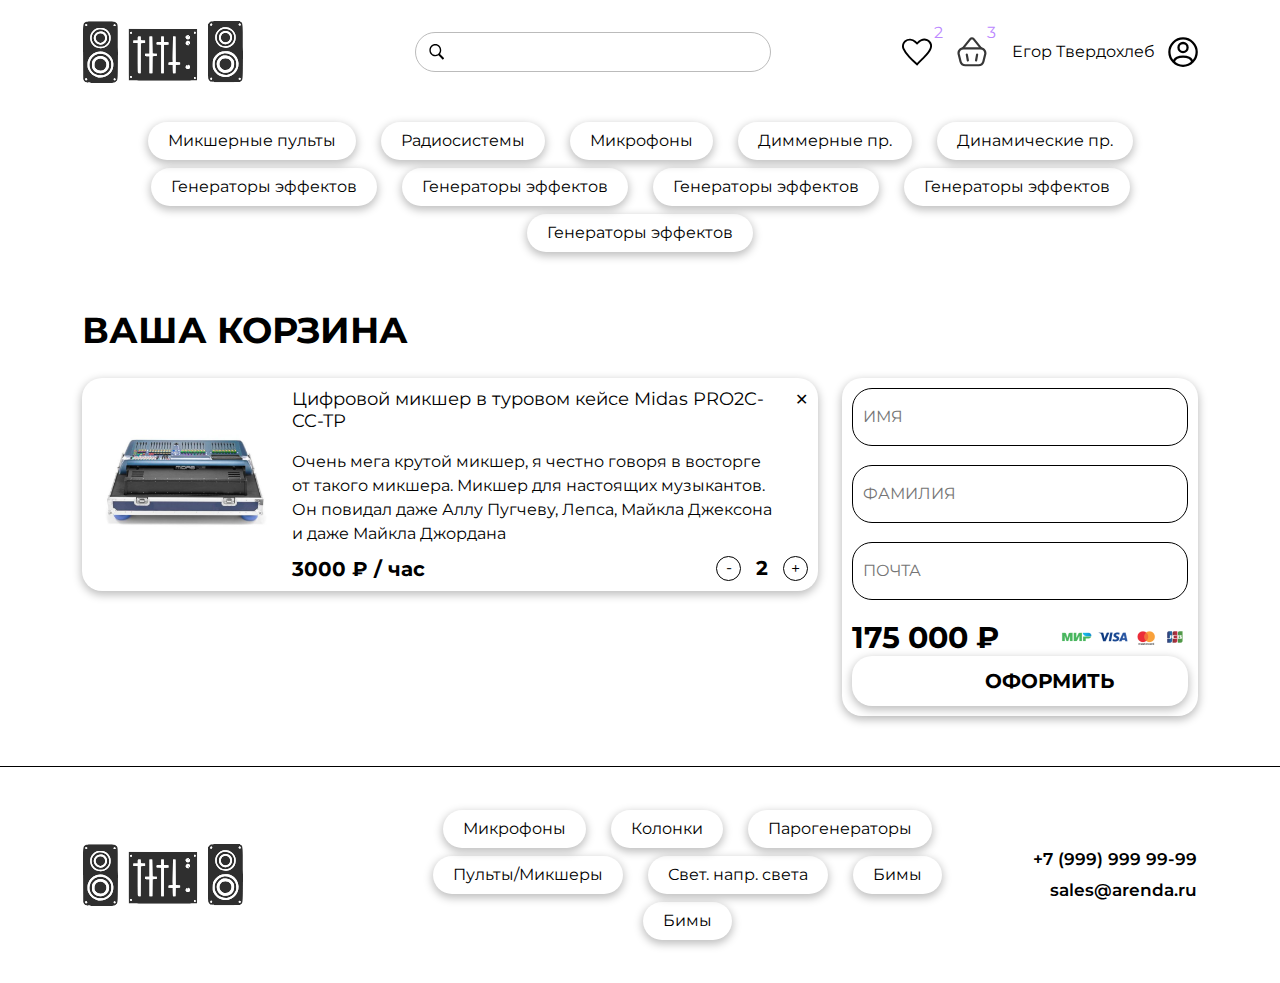
<file: pages/cart/index.html>
<!DOCTYPE html>
<html lang="en">
<head>
    <meta charset="UTF-8">
    <meta http-equiv="X-UA-Compatible" content="IE=edge">
    <meta name="viewport" content="width=device-width, initial-scale=1.0">
    <title>Аренда Оборудования</title>
    <!-- STYLES -->
        <!-- MAIN -->
        <link rel="stylesheet" href="./../../css/styles.css">
        <link rel="stylesheet" href="./../../css/reset.css">
    <!-- SCRIPTS -->
</head>
<body class="page">
    <header class="header page__header">
        <div class="container">
            <div class="row user-interaction-elements header__user-interaction-elements">
                <!-- logo -->
                <div class="col-4 col-md-3">
                    <a href="#">
                        <img src="./../../img/index/header/logo.svg" alt="logo" srcset="" class="scale">
                    </a>
                </div>
                <!-- search-->
                <div class="d-none d-md-block col-md-3 col-lg-4">
                    <form method="GET" action="" class="search scale">
                        <input type="submit" name="submit" class="search__submit" value="">
                        <input type="text" name="text" class="search__text">
                    </form>
                </div>
                <!-- favourites and cart -->
                <div class="col-7 col-md-6 col-lg-4">
                    <div class="interaction-elements">
                        <button class="interaction-elements__item">
                            <svg width="47" height="42" viewBox="0 0 47 42" fill="none" xmlns="http://www.w3.org/2000/svg" class="interaction-elements__favourites scale">
                                <path d="M30.6282 2.24205L30.6282 2.24203C32.0153 1.71738 33.5031 1.46558 35.0001 1.50378C36.497 1.54198 37.9678 1.86929 39.3221 2.46343L39.9247 1.08982L39.3221 2.46344C40.6759 3.05736 41.8822 3.90428 42.8702 4.94838L42.8715 4.94976C45.6731 7.90276 46.1578 12.0325 44.6963 15.5899C42.8026 20.1992 39.1357 24.5062 35.1029 28.6404L35.1029 28.6405C33.6853 30.0938 32.2505 31.4997 30.8352 32.8864L30.8346 32.8871L30.8338 32.8879L30.8331 32.8885L30.8049 32.9162C28.2167 35.452 25.6788 37.9386 23.5572 40.4354C23.1294 40.0367 22.6886 39.6274 22.2384 39.2094L22.1581 39.1349L22.158 39.1348C18.9078 36.1178 15.1497 32.6285 11.7065 28.9265C7.70269 24.6216 4.13735 20.0431 2.26636 15.5876L2.26635 15.5876C1.72323 14.2943 1.4646 12.9126 1.50389 11.5259C1.54319 10.1391 1.87973 8.77178 2.49595 7.5067C3.11218 6.24159 3.99641 5.10296 5.09932 4.16295L5.10075 4.16173C9.50786 0.396008 16.4454 0.980172 20.6476 4.96844L20.6477 4.96845L22.5384 6.76284L23.571 7.74283L24.6036 6.76282L26.9396 4.54577C26.9396 4.54575 26.9396 4.54572 26.9396 4.5457C27.9869 3.55187 29.2411 2.76663 30.6282 2.24205ZM23.5642 40.5002L23.5638 40.5002L23.5641 40.5002C23.5642 40.5002 23.5642 40.5002 23.5642 40.5002Z" stroke="black" stroke-width="3"/>
                            </svg>                             
                            <div class="interaction-elements__favourites-count">2</div>
                        </button>
                        <button class="interaction-elements__item">
                            <svg width="44" height="45" viewBox="0 0 44 45" fill="none" xmlns="http://www.w3.org/2000/svg" class="interaction-elements__cart scale">
                                <path fill-rule="evenodd" clip-rule="evenodd" d="M23.2314 4.19195C22.5691 3.36682 21.3132 3.36683 20.651 4.19194L9.77553 17.7417C9.2036 18.4542 8.16231 18.5683 7.44974 17.9963C6.73717 17.4244 6.62316 16.3831 7.19509 15.6705L18.0705 2.1208C20.0573 -0.354561 23.8251 -0.354554 25.8119 2.1208L36.6873 15.6705C37.2592 16.3831 37.1452 17.4244 36.4326 17.9963C35.7201 18.5683 34.6788 18.4542 34.1069 17.7417L23.2314 4.19195Z" fill="#373737"/>
                                <path fill-rule="evenodd" clip-rule="evenodd" d="M34.8627 18.6914H9.01964C5.42369 18.6914 2.7897 22.0775 3.67446 25.5629L6.47423 36.5924C7.09502 39.0379 9.29632 40.7502 11.8194 40.7502H32.0629C34.586 40.7502 36.7873 39.0379 37.4081 36.5924L40.2078 25.563C41.0926 22.0775 38.4586 18.6914 34.8627 18.6914ZM9.01964 15.3826C3.26613 15.3826 -0.94826 20.8004 0.467349 26.377L3.26713 37.4065C4.26039 41.3193 7.78247 44.059 11.8194 44.059H32.0629C36.0998 44.059 39.6219 41.3193 40.6152 37.4065L43.4149 26.3771C44.8305 20.8004 40.6162 15.3826 34.8627 15.3826H9.01964Z" fill="#373737"/>
                                <path fill-rule="evenodd" clip-rule="evenodd" d="M29.9463 24.7828C30.8461 24.9414 31.4469 25.7995 31.2882 26.6993L29.7324 35.5229C29.5738 36.4227 28.7157 37.0235 27.8159 36.8649C26.916 36.7062 26.3152 35.8481 26.4739 34.9483L28.0297 26.1248C28.1884 25.2249 29.0464 24.6241 29.9463 24.7828Z" fill="#373737"/>
                                <path fill-rule="evenodd" clip-rule="evenodd" d="M13.9332 24.7828C13.0334 24.9414 12.4325 25.7995 12.5912 26.6993L14.147 35.5229C14.3057 36.4227 15.1638 37.0235 16.0636 36.8649C16.9634 36.7062 17.5643 35.8481 17.4056 34.9483L15.8498 26.1248C15.6911 25.2249 14.833 24.6241 13.9332 24.7828Z" fill="#373737"/>
                            </svg>
                            <div class="interaction-elements__cart-count">3</div>
                        </button>
                        <div class="login">
                            <p class="text">Егор Твердохлеб</p>
                            <button class="interaction-elements__item">
                                <svg width="46" height="46" viewBox="0 0 46 46" fill="none" xmlns="http://www.w3.org/2000/svg" class="interaction-elements__favourites scale">
                                    <path d="M37.0196 38.7714C37.0196 31.7172 28.8758 30.1569 23.0588 30.1569C17.2418 30.1569 9.09806 31.7172 9.09806 38.7714M44 23.1765C44 34.7421 34.6244 44.1177 23.0588 44.1177C11.4934 44.1177 2.11768 34.7421 2.11768 23.1765C2.11768 11.611 11.4934 2.23535 23.0588 2.23535C34.6244 2.23535 44 11.611 44 23.1765ZM30.0392 16.1961C30.0392 20.0514 26.9141 23.1765 23.0588 23.1765C19.2036 23.1765 16.0785 20.0514 16.0785 16.1961C16.0785 12.341 19.2036 9.21574 23.0588 9.21574C26.9141 9.21574 30.0392 12.341 30.0392 16.1961Z" stroke="black" stroke-width="3.49019" stroke-linecap="round" stroke-linejoin="round"/>
                                </svg>                                
                            </button>
                        </div>
                    </div>
                </div>
            </div>
            <div class="navigation">
                <nav class="navigation__items">
                    <ul class="navigation__wrapper">
                        <li>
                            <a href="#" class="button shadow">Микшерные пульты</a>
                        </li>
                        <li>
                            <a href="#" class="button shadow">Радиосистемы</a>
                        </li>
                        <li>
                            <a href="#" class="button shadow">Микрофоны</a>
                        </li>
                        <li>
                            <a href="#" class="button shadow">Диммерные пр.</a>
                        </li>
                        <li>
                            <a href="#" class="button shadow">Динамические пр.</a>
                        </li>
                        <li>
                            <a href="#" class="button shadow">Генераторы эффектов</a>
                        </li>
                        <li>
                            <a href="#" class="button shadow">Генераторы эффектов</a>
                        </li>
                        <li>
                            <a href="#" class="button shadow">Генераторы эффектов</a>
                        </li>
                        <li>
                            <a href="#" class="button shadow">Генераторы эффектов</a>
                        </li>
                        <li>
                            <a href="#" class="button shadow">Генераторы эффектов</a>
                        </li>
                    </ul>
                </nav>
            </div>
        </div>
    </header>

    <main class="main page__main">
        <section class="cart main__cart">
            <div class="container">
                <div class="cart__top">
                    <h2 class="h2">
                        ВАША КОРЗИНА
                    </h2>
                </div>
                <div class="cart__main">
                    <div class="row">
                        <div class="col-12 col-lg-8">
                            <!-- item -->
                            <div class="cart__items">
                                <div class="cart__item shadow">
                                    <div class="cart__img">
                                        <a href="#">
                                            <img src="./../../img/index/catalog/catalog__img.png" alt="" srcset="">
                                        </a>
                                    </div>
                                    <div class="cart__contant">
                                        <div class="cart__header">
                                            <h3 class="h3">
                                                Цифровой микшер в туровом кейсе Midas PRO2C-CC-TP
                                            </h3>
                                            <div class="cart__remove">
                                                <button>
                                                    ✕
                                                </button>
                                            </div>
                                        </div>
                                        <div class="cart__desc">
                                            Очень мега крутой микшер, я честно говоря в восторге от такого микшера. Микшер для настоящих музыкантов. Он повидал даже Аллу Пугчеву, Лепса, Майкла Джексона и даже Майкла Джордана
                                        </div>
                                        <div class="cart__footer">
                                            <div class="price">
                                                3000 ₽ / час
                                            </div>
                                            <div class="cart__count count">
                                                <button class="border button count__reduce">-</button>
                                                <div class="count__value price">2</div>
                                                <button class="border button count__add">+</button>
                                            </div>
                                        </div>
                                    </div>
                                </div>
                            </div>

                        </div>
                        <div class="col-12 col-lg-4">
                            <div class="payment shadow">
                                <form class="payment__form" action="" method="get">
                                    <input class="border scale scale--sm  payment__input" type="text" name="NAME" placeholder="ИМЯ">
                                    <input class="border scale scale--sm  payment__input" type="text" name="SURNAME" placeholder="ФАМИЛИЯ">
                                    <input class="border scale scale--sm  payment__input" type="email" name="EMAIL" placeholder="ПОЧТА">
                                    <label for="" class="payment__price price--lg">
                                        175 000 ₽
                                        <img src="./../../img/cart/payment/payment-operators.png" alt="payment-operators" srcset="">
                                    </label>
                                    <input class="button shadow price payment__submit " type="submit" name="SUBMIT" id="" value="ОФОРМИТЬ">
                                </form>
                            </div>
                        </div>                        
                    </div>
                </div>
            </div>
        </section>

    </main>


    <footer class="footer page__footer">
        <div class="container">
            <div class="row justify-content-between flex-xs-column align-items-center justify-content-center footer__contant">
                <!-- logo -->
                <div class="col-12 col-sm-3 d-flex justify-content-center justify-content-sm-start">
                    <a href="#">
                        <img src="./../../img/index/header/logo.svg" alt="logo" srcset="" class="scale">
                    </a>
                </div>
                <!-- nav -->
                <div class="d-none d-md-block col-9 col-md-6 col-lg-6">
                    <div class="navigation">
                        <nav class="navigation__items">
                            <ul class="navigation__wrapper justify-content-center">
                                <li>
                                    <a href="#" class="button shadow"> Микрофоны</a>
                                </li>
                                <li>
                                    <a href="#" class="button shadow"> Колонки</a>
                                </li>
                                <li>
                                    <a href="#" class="button shadow"> Парогенераторы</a>
                                </li>
                                <li>
                                    <a href="#" class="button shadow"> Пульты/Микшеры</a>
                                </li>
                                <li>
                                    <a href="#" class="button shadow"> Свет. напр. света</a>
                                </li>
                                <li>
                                    <a href="#" class="button shadow"> Бимы</a>
                                </li>
                                <li>
                                    <a href="#" class="button shadow"> Бимы</a>
                                </li>
                            </ul>
                        </nav>
                    </div>
                </div>
                <!-- contact -->
                <div class="col-12 col-sm-3 col-md-3 col-lg-2 d-flex justify-content-center">
                    <div class="contact">
                        <p class="contact__text">
                            <a href="tel:+79999999999" class="text">+7 (999) 999 99-99</a>
                        </p>
                        <p class="contact__text">
                            <a href="mailto:sales@arenda.ru" class="text">sales@arenda.ru</a>
                        </p>
                    </div>
                </div>
            </div>
        </div>
    </footer>
</body>
</html>
</file>
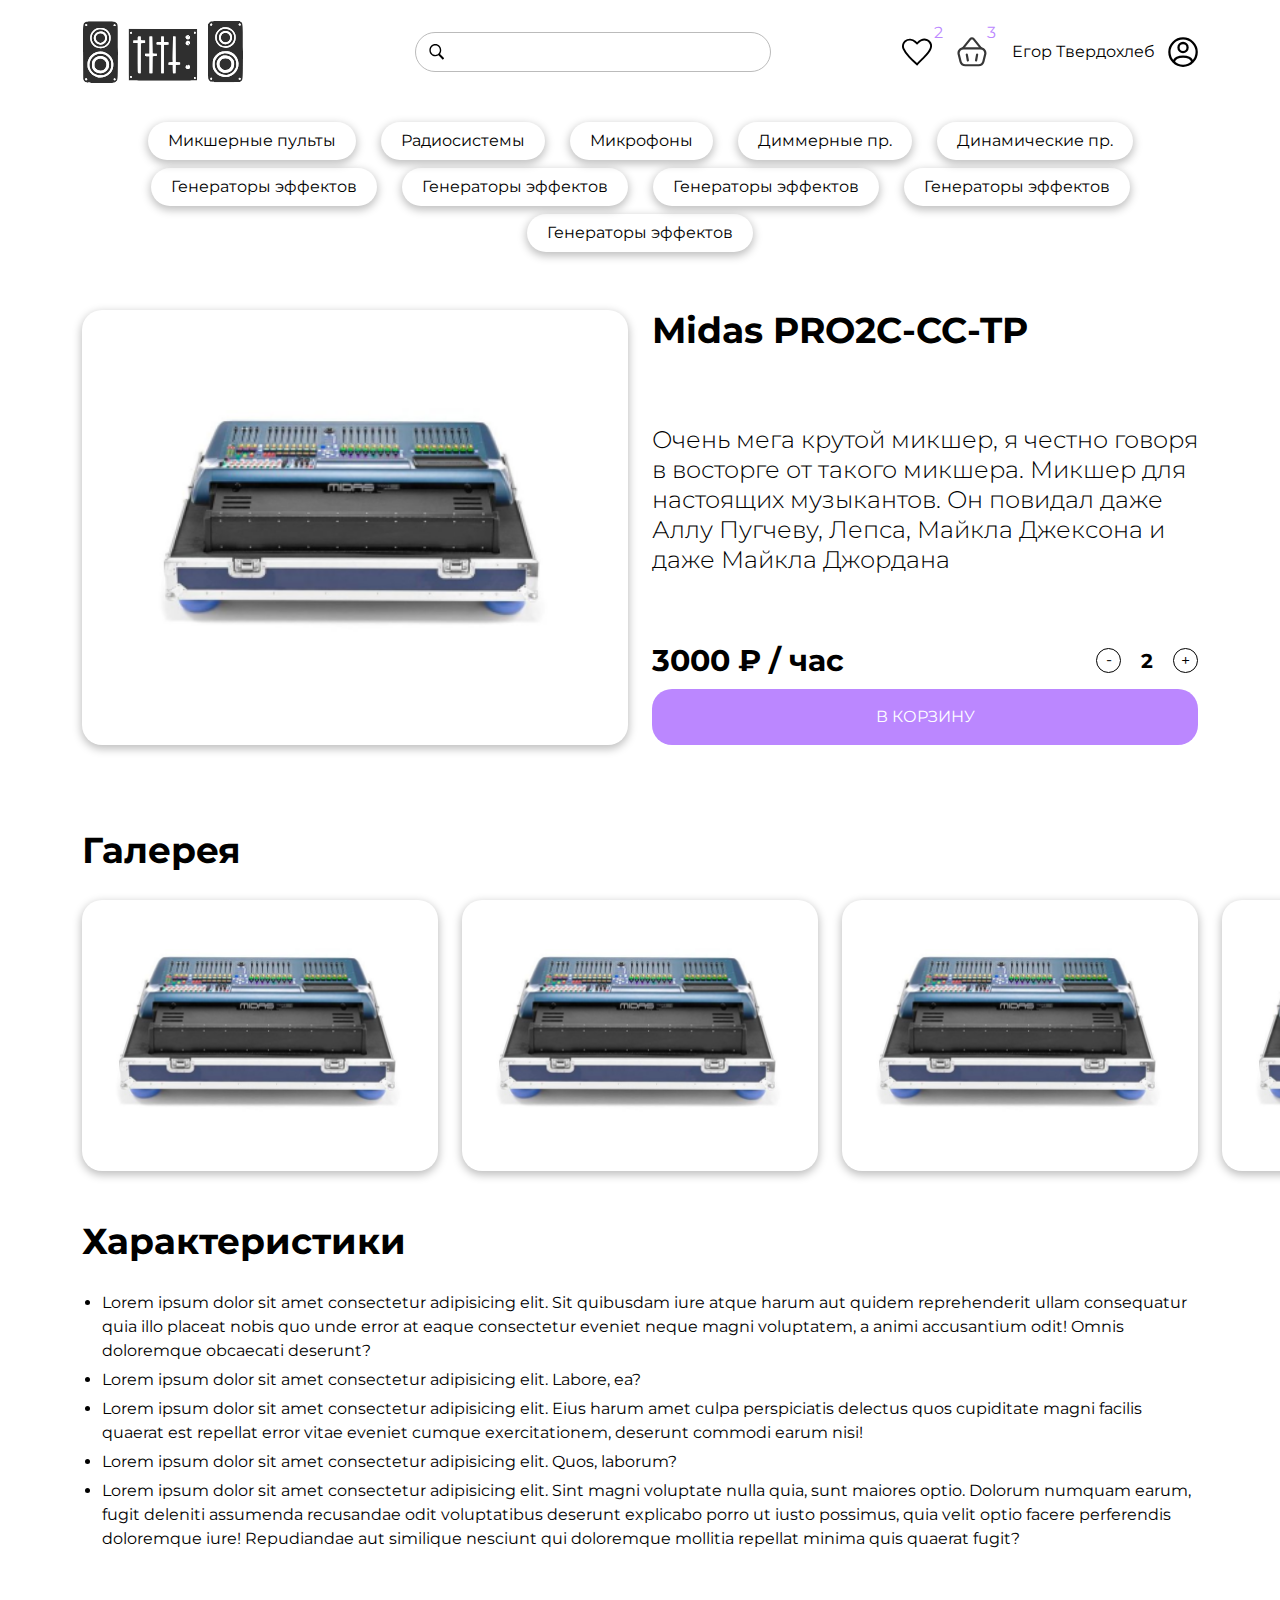
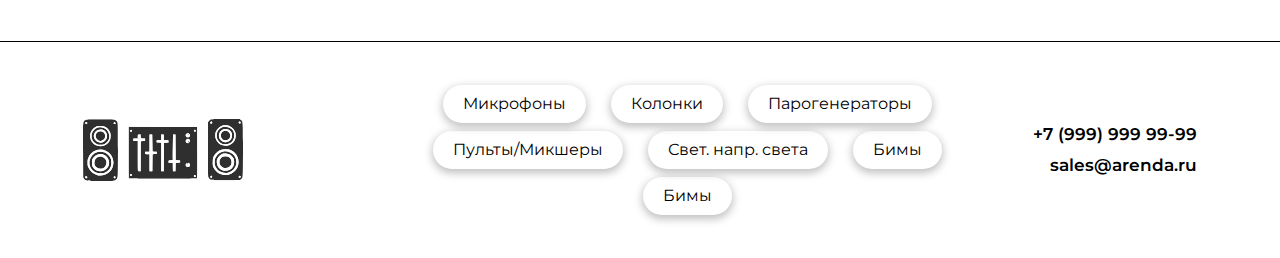
<file: pages/detail/index.html>
<!DOCTYPE html>
<html lang="en">
<head>
    <meta charset="UTF-8">
    <meta http-equiv="X-UA-Compatible" content="IE=edge">
    <meta name="viewport" content="width=device-width, initial-scale=1.0">
    <title>Аренда Оборудования</title>
    <!-- STYLES -->
        <!-- OWL-CAROUSEL -->
        <link rel="stylesheet" href="./../../libs/owl-carousel/css/owl.carousel.min.css">
        <link rel="stylesheet" href="./../../libs/owl-carousel/css/owl.theme.default.min.css">    
        <!-- MAIN -->
        <link rel="stylesheet" href="./../../css/styles.css">
        <link rel="stylesheet" href="./../../css/reset.css">
    <!-- SCRIPTS -->
        <!-- JQUERY -->
        <script src="./../../libs/jquery/js/jquery.min.js" defer></script>
        <!-- OWL-CAROUSEL -->
        <script src="./../../libs/owl-carousel/js/owl.carousel.min.js" defer></script>
        <!-- MAIN -->
        <script src="./../../js/main.js" defer></script>

    
</head>
<body class="page">
    <header class="header page__header">
        <div class="container">
            <div class="row user-interaction-elements header__user-interaction-elements">
                <!-- logo -->
                <div class="col-4 col-md-3">
                    <a href="#">
                        <img src="./../../img/index/header/logo.svg" alt="logo" srcset="" class="scale">
                    </a>
                </div>
                <!-- search-->
                <div class="d-none d-md-block col-md-3 col-lg-4">
                    <form method="GET" action="" class="search scale">
                        <input type="submit" name="submit" class="search__submit" value="">
                        <input type="text" name="text" class="search__text">
                    </form>
                </div>
                <!-- favourites and cart -->
                <div class="col-7 col-md-6 col-lg-4">
                    <div class="interaction-elements">
                        <button class="interaction-elements__item">
                            <svg width="47" height="42" viewBox="0 0 47 42" fill="none" xmlns="http://www.w3.org/2000/svg" class="interaction-elements__favourites scale">
                                <path d="M30.6282 2.24205L30.6282 2.24203C32.0153 1.71738 33.5031 1.46558 35.0001 1.50378C36.497 1.54198 37.9678 1.86929 39.3221 2.46343L39.9247 1.08982L39.3221 2.46344C40.6759 3.05736 41.8822 3.90428 42.8702 4.94838L42.8715 4.94976C45.6731 7.90276 46.1578 12.0325 44.6963 15.5899C42.8026 20.1992 39.1357 24.5062 35.1029 28.6404L35.1029 28.6405C33.6853 30.0938 32.2505 31.4997 30.8352 32.8864L30.8346 32.8871L30.8338 32.8879L30.8331 32.8885L30.8049 32.9162C28.2167 35.452 25.6788 37.9386 23.5572 40.4354C23.1294 40.0367 22.6886 39.6274 22.2384 39.2094L22.1581 39.1349L22.158 39.1348C18.9078 36.1178 15.1497 32.6285 11.7065 28.9265C7.70269 24.6216 4.13735 20.0431 2.26636 15.5876L2.26635 15.5876C1.72323 14.2943 1.4646 12.9126 1.50389 11.5259C1.54319 10.1391 1.87973 8.77178 2.49595 7.5067C3.11218 6.24159 3.99641 5.10296 5.09932 4.16295L5.10075 4.16173C9.50786 0.396008 16.4454 0.980172 20.6476 4.96844L20.6477 4.96845L22.5384 6.76284L23.571 7.74283L24.6036 6.76282L26.9396 4.54577C26.9396 4.54575 26.9396 4.54572 26.9396 4.5457C27.9869 3.55187 29.2411 2.76663 30.6282 2.24205ZM23.5642 40.5002L23.5638 40.5002L23.5641 40.5002C23.5642 40.5002 23.5642 40.5002 23.5642 40.5002Z" stroke="black" stroke-width="3"/>
                            </svg>                             
                            <div class="interaction-elements__favourites-count">2</div>
                        </button>
                        <button class="interaction-elements__item">
                            <svg width="44" height="45" viewBox="0 0 44 45" fill="none" xmlns="http://www.w3.org/2000/svg" class="interaction-elements__cart scale">
                                <path fill-rule="evenodd" clip-rule="evenodd" d="M23.2314 4.19195C22.5691 3.36682 21.3132 3.36683 20.651 4.19194L9.77553 17.7417C9.2036 18.4542 8.16231 18.5683 7.44974 17.9963C6.73717 17.4244 6.62316 16.3831 7.19509 15.6705L18.0705 2.1208C20.0573 -0.354561 23.8251 -0.354554 25.8119 2.1208L36.6873 15.6705C37.2592 16.3831 37.1452 17.4244 36.4326 17.9963C35.7201 18.5683 34.6788 18.4542 34.1069 17.7417L23.2314 4.19195Z" fill="#373737"/>
                                <path fill-rule="evenodd" clip-rule="evenodd" d="M34.8627 18.6914H9.01964C5.42369 18.6914 2.7897 22.0775 3.67446 25.5629L6.47423 36.5924C7.09502 39.0379 9.29632 40.7502 11.8194 40.7502H32.0629C34.586 40.7502 36.7873 39.0379 37.4081 36.5924L40.2078 25.563C41.0926 22.0775 38.4586 18.6914 34.8627 18.6914ZM9.01964 15.3826C3.26613 15.3826 -0.94826 20.8004 0.467349 26.377L3.26713 37.4065C4.26039 41.3193 7.78247 44.059 11.8194 44.059H32.0629C36.0998 44.059 39.6219 41.3193 40.6152 37.4065L43.4149 26.3771C44.8305 20.8004 40.6162 15.3826 34.8627 15.3826H9.01964Z" fill="#373737"/>
                                <path fill-rule="evenodd" clip-rule="evenodd" d="M29.9463 24.7828C30.8461 24.9414 31.4469 25.7995 31.2882 26.6993L29.7324 35.5229C29.5738 36.4227 28.7157 37.0235 27.8159 36.8649C26.916 36.7062 26.3152 35.8481 26.4739 34.9483L28.0297 26.1248C28.1884 25.2249 29.0464 24.6241 29.9463 24.7828Z" fill="#373737"/>
                                <path fill-rule="evenodd" clip-rule="evenodd" d="M13.9332 24.7828C13.0334 24.9414 12.4325 25.7995 12.5912 26.6993L14.147 35.5229C14.3057 36.4227 15.1638 37.0235 16.0636 36.8649C16.9634 36.7062 17.5643 35.8481 17.4056 34.9483L15.8498 26.1248C15.6911 25.2249 14.833 24.6241 13.9332 24.7828Z" fill="#373737"/>
                            </svg>
                            <div class="interaction-elements__cart-count">3</div>
                        </button>
                        <div class="login">
                            <p class="text">Егор Твердохлеб</p>
                            <button class="interaction-elements__item">
                                <svg width="46" height="46" viewBox="0 0 46 46" fill="none" xmlns="http://www.w3.org/2000/svg" class="interaction-elements__favourites scale">
                                    <path d="M37.0196 38.7714C37.0196 31.7172 28.8758 30.1569 23.0588 30.1569C17.2418 30.1569 9.09806 31.7172 9.09806 38.7714M44 23.1765C44 34.7421 34.6244 44.1177 23.0588 44.1177C11.4934 44.1177 2.11768 34.7421 2.11768 23.1765C2.11768 11.611 11.4934 2.23535 23.0588 2.23535C34.6244 2.23535 44 11.611 44 23.1765ZM30.0392 16.1961C30.0392 20.0514 26.9141 23.1765 23.0588 23.1765C19.2036 23.1765 16.0785 20.0514 16.0785 16.1961C16.0785 12.341 19.2036 9.21574 23.0588 9.21574C26.9141 9.21574 30.0392 12.341 30.0392 16.1961Z" stroke="black" stroke-width="3.49019" stroke-linecap="round" stroke-linejoin="round"/>
                                </svg>                                
                            </button>
                        </div>
                    </div>
                </div>
            </div>
            <div class="navigation">
                <nav class="navigation__items">
                    <ul class="navigation__wrapper">
                        <li>
                            <a href="#" class="button shadow">Микшерные пульты</a>
                        </li>
                        <li>
                            <a href="#" class="button shadow">Радиосистемы</a>
                        </li>
                        <li>
                            <a href="#" class="button shadow">Микрофоны</a>
                        </li>
                        <li>
                            <a href="#" class="button shadow">Диммерные пр.</a>
                        </li>
                        <li>
                            <a href="#" class="button shadow">Динамические пр.</a>
                        </li>
                        <li>
                            <a href="#" class="button shadow">Генераторы эффектов</a>
                        </li>
                        <li>
                            <a href="#" class="button shadow">Генераторы эффектов</a>
                        </li>
                        <li>
                            <a href="#" class="button shadow">Генераторы эффектов</a>
                        </li>
                        <li>
                            <a href="#" class="button shadow">Генераторы эффектов</a>
                        </li>
                        <li>
                            <a href="#" class="button shadow">Генераторы эффектов</a>
                        </li>
                    </ul>
                </nav>
            </div>
        </div>
    </header>


    <main class="main">
        <section class="detail-cart main__detail-cart">
            <div class="container">
                <div class="row">
                    <div class="col-12 col-lg-6">
                        <div class="shadow detail-cart__img">
                            <img src="./../../img/index/catalog/catalog__img.png" alt="detail-img" srcset="">
                        </div>
                    </div>
                    <div class="col-12 col-lg-6">
                        <div class="detail-cart__contant">
                            <h2 class="detail-cart__title h2">Midas PRO2C-CC-TP</h2>
                            <div class="detail-cart__desc">Очень мега крутой микшер, я честно говоря в восторге от такого микшера. Микшер для настоящих музыкантов. Он повидал даже Аллу Пугчеву, Лепса, Майкла Джексона и даже Майкла Джордана</div>
                            <div class="detail-cart__container">
                                <div class="detail-cart__wrapp">
                                    <div class="detail-cart__price price--lg">3000 ₽ / час</div>
                                    <div class="detail-cart__count count">
                                        <button class="border button count__reduce">-</button>
                                        <div class="count__value price">2</div>
                                        <button class="border button count__add">+</button>
                                    </div>
                                </div>
                                <div class="button button--violet detail-cart__btn">В КОРЗИНУ</div>
                            </div>
                        </div>
                    </div>
                </div>
            </div>
        </section>

        <section class="gallery main__gallery">
            <div class="container">
                <h2 class="h2 gallery__title">Галерея</h2>
                <div class="owl-carousel owl-theme owl-carousel--three">
                    <div class="gallery__item shadow">
                        <img src="./../../img/index/catalog/catalog__img.png" alt="catalog__img">
                    </div>
                    <div class="gallery__item shadow">
                        <img src="./../../img/index/catalog/catalog__img.png" alt="catalog__img">
                    </div>
                    <div class="gallery__item shadow">
                        <img src="./../../img/index/catalog/catalog__img.png" alt="catalog__img">
                    </div>
                    <div class="gallery__item shadow">
                        <img src="./../../img/index/catalog/catalog__img.png" alt="catalog__img">
                    </div>
                    <div class="gallery__item shadow">
                        <img src="./../../img/index/catalog/catalog__img.png" alt="catalog__img">
                    </div>
                    <div class="gallery__item shadow">
                        <img src="./../../img/index/catalog/catalog__img.png" alt="catalog__img">
                    </div>
                </div>
            </div>
        </section>

        <section class="specifications main__specifications">
            <div class="container">
                <h2 class="specifications__title h2">Характеристики</h2>
                <div class="specifications__text">
                    <ul class="specifications__ul">
                        <li class="specifications__li">Lorem ipsum dolor sit amet consectetur adipisicing elit. Sit quibusdam iure atque harum aut quidem reprehenderit ullam consequatur quia illo placeat nobis quo unde error at eaque consectetur eveniet neque magni voluptatem, a animi accusantium odit! Omnis doloremque obcaecati deserunt?</li>
                        <li class="specifications__li">Lorem ipsum dolor sit amet consectetur adipisicing elit. Labore, ea?</li>
                        <li class="specifications__li">Lorem ipsum dolor sit amet consectetur adipisicing elit. Eius harum amet culpa perspiciatis delectus quos cupiditate magni facilis quaerat est repellat error vitae eveniet cumque exercitationem, deserunt commodi earum nisi!</li>
                        <li class="specifications__li">Lorem ipsum dolor sit amet consectetur adipisicing elit. Quos, laborum?</li>
                        <li class="specifications__li">Lorem ipsum dolor sit amet consectetur adipisicing elit. Sint magni voluptate nulla quia, sunt maiores optio. Dolorum numquam earum, fugit deleniti assumenda recusandae odit voluptatibus deserunt explicabo porro ut iusto possimus, quia velit optio facere perferendis doloremque iure! Repudiandae aut similique nesciunt qui doloremque mollitia repellat minima quis quaerat fugit?</li>

                    </ul>
                </div>
            </div>
        </section>
    </main>

    <footer class="footer page__footer">
        <div class="container">
            <div class="row justify-content-between flex-xs-column align-items-center justify-content-center footer__contant">
                <!-- logo -->
                <div class="col-12 col-sm-3 d-flex justify-content-center justify-content-sm-start">
                    <a href="#">
                        <img src="./../../img/index/header/logo.svg" alt="logo" srcset="" class="scale">
                    </a>
                </div>
                <!-- nav -->
                <div class="d-none d-md-block col-9 col-md-6 col-lg-6">
                    <div class="navigation">
                        <nav class="navigation__items">
                            <ul class="navigation__wrapper justify-content-center">
                                <li>
                                    <a href="#" class="button shadow"> Микрофоны</a>
                                </li>
                                <li>
                                    <a href="#" class="button shadow"> Колонки</a>
                                </li>
                                <li>
                                    <a href="#" class="button shadow"> Парогенераторы</a>
                                </li>
                                <li>
                                    <a href="#" class="button shadow"> Пульты/Микшеры</a>
                                </li>
                                <li>
                                    <a href="#" class="button shadow"> Свет. напр. света</a>
                                </li>
                                <li>
                                    <a href="#" class="button shadow"> Бимы</a>
                                </li>
                                <li>
                                    <a href="#" class="button shadow"> Бимы</a>
                                </li>
                            </ul>
                        </nav>
                    </div>
                </div>
                <!-- contact -->
                <div class="col-12 col-sm-3 col-md-3 col-lg-2 d-flex justify-content-center">
                    <div class="contact">
                        <p class="contact__text">
                            <a href="tel:+79999999999" class="text">+7 (999) 999 99-99</a>
                        </p>
                        <p class="contact__text">
                            <a href="mailto:sales@arenda.ru" class="text">sales@arenda.ru</a>
                        </p>
                    </div>
                </div>
            </div>
        </div>
    </footer>
</body>
</html>
</file>
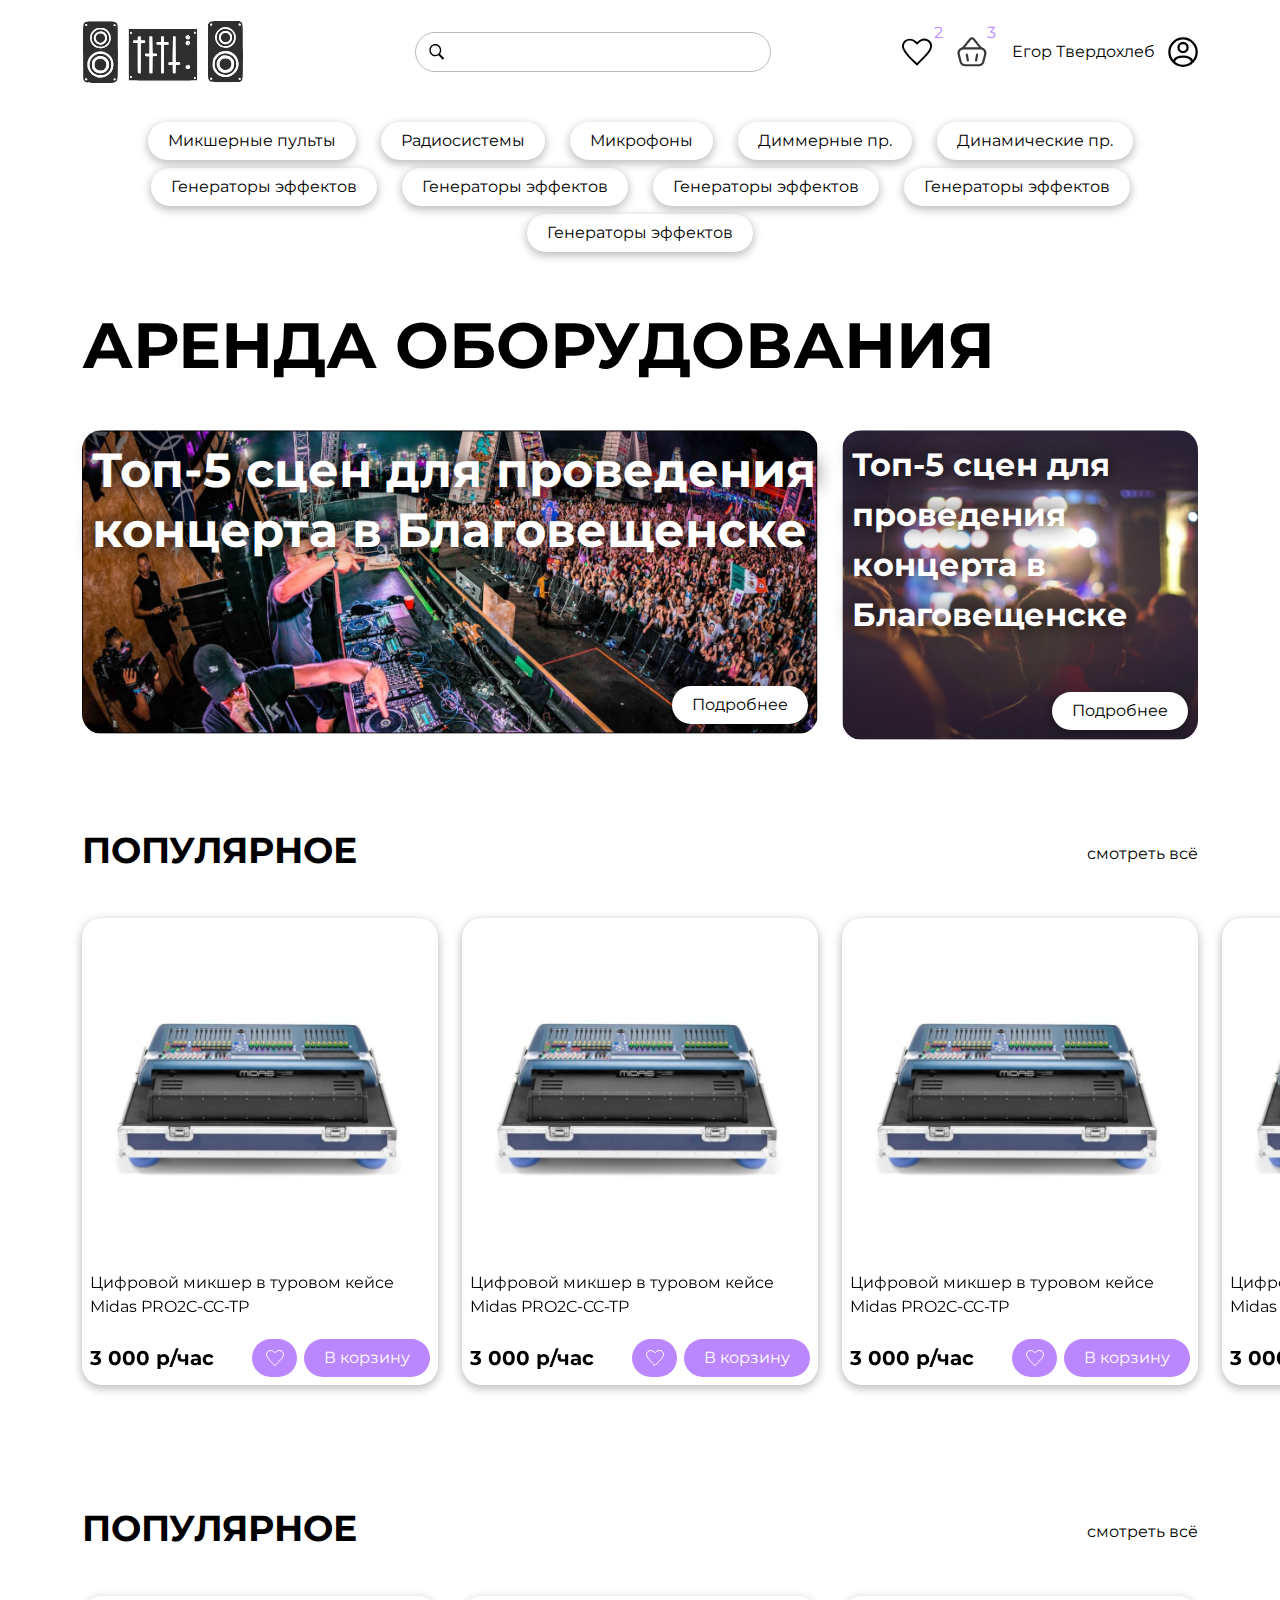
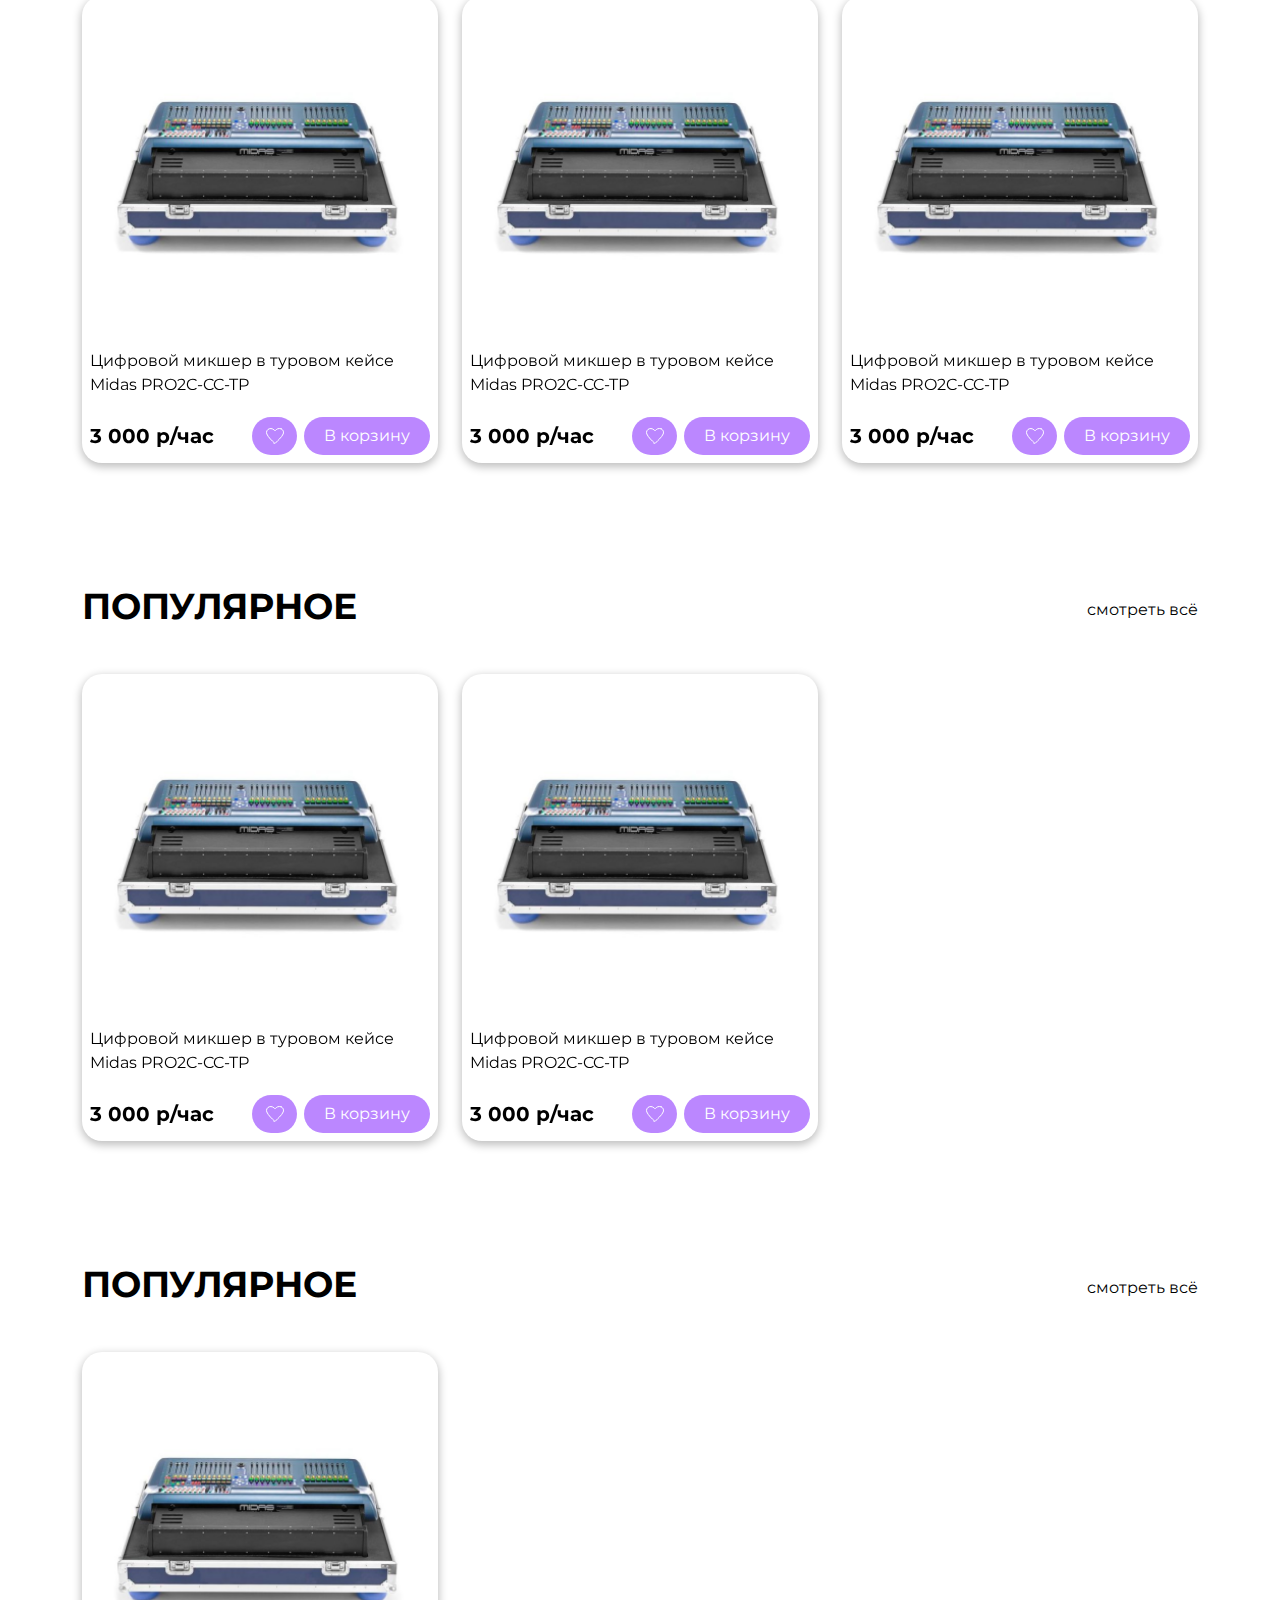
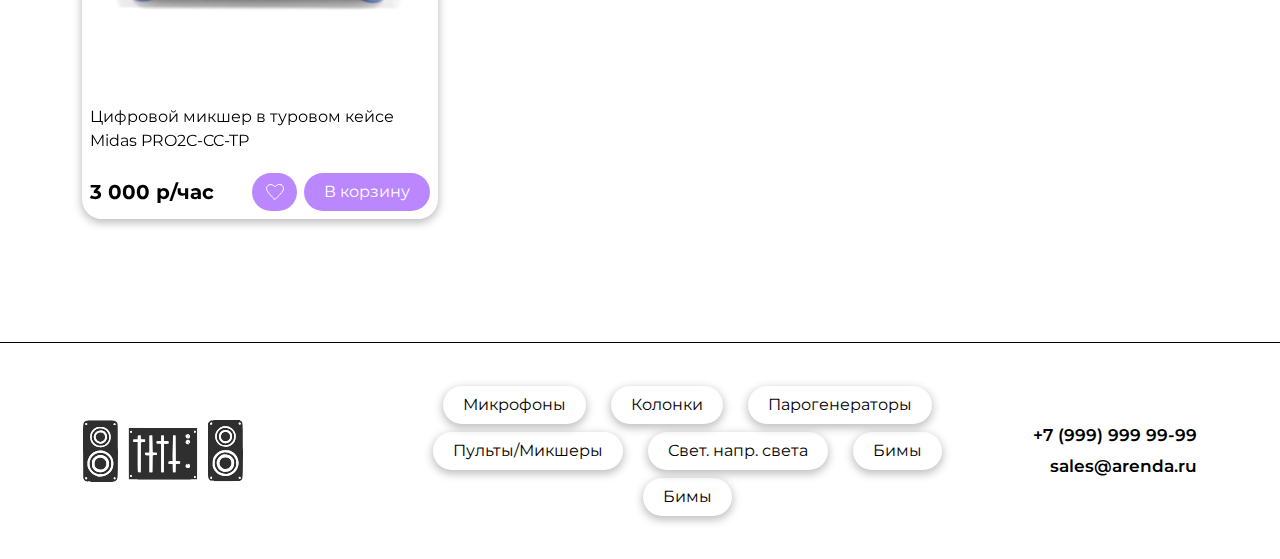
<file: pages/index/index.html>
<!DOCTYPE html>
<html lang="en">
<head>
    <meta charset="UTF-8">
    <meta http-equiv="X-UA-Compatible" content="IE=edge">
    <meta name="viewport" content="width=device-width, initial-scale=1.0">
    <title>Аренда Оборудования</title>
    <!-- STYLES -->
        <!-- OWL-CAROUSEL -->
        <link rel="stylesheet" href="./../../libs/owl-carousel/css/owl.carousel.min.css">
        <link rel="stylesheet" href="./../../libs/owl-carousel/css/owl.theme.default.min.css">
        <!-- MAIN -->
        <link rel="stylesheet" href="./../../css/styles.css">
        <link rel="stylesheet" href="./../../css/reset.css">
    <!-- SCRIPTS -->
        <!-- JQUERY -->
        <script src="./../../libs/jquery/js/jquery.min.js" defer></script>
        <!-- OWL-CAROUSEL -->
        <script src="./../../libs/owl-carousel/js/owl.carousel.min.js" defer></script>
        <!-- MAIN -->
        <script src="./../../js/main.js" defer></script>
</head>
<body class="page">
    <header class="header page__header">
        <div class="container">
            <div class="row user-interaction-elements header__user-interaction-elements">
                <!-- logo -->
                <div class="col-4 col-md-3">
                    <a href="#">
                        <img src="./../../img/index/header/logo.svg" alt="logo" srcset="" class="scale">
                    </a>
                </div>
                <!-- search-->
                <div class="d-none d-md-block col-md-3 col-lg-4">
                    <form method="GET" action="" class="search scale">
                        <input type="submit" name="submit" class="search__submit" value="">
                        <input type="text" name="text" class="search__text">
                    </form>
                </div>
                <!-- favourites and cart -->
                <div class="col-7 col-md-6 col-lg-4">
                    <div class="interaction-elements">
                        <button class="interaction-elements__item">
                            <svg width="47" height="42" viewBox="0 0 47 42" fill="none" xmlns="http://www.w3.org/2000/svg" class="interaction-elements__favourites scale">
                                <path d="M30.6282 2.24205L30.6282 2.24203C32.0153 1.71738 33.5031 1.46558 35.0001 1.50378C36.497 1.54198 37.9678 1.86929 39.3221 2.46343L39.9247 1.08982L39.3221 2.46344C40.6759 3.05736 41.8822 3.90428 42.8702 4.94838L42.8715 4.94976C45.6731 7.90276 46.1578 12.0325 44.6963 15.5899C42.8026 20.1992 39.1357 24.5062 35.1029 28.6404L35.1029 28.6405C33.6853 30.0938 32.2505 31.4997 30.8352 32.8864L30.8346 32.8871L30.8338 32.8879L30.8331 32.8885L30.8049 32.9162C28.2167 35.452 25.6788 37.9386 23.5572 40.4354C23.1294 40.0367 22.6886 39.6274 22.2384 39.2094L22.1581 39.1349L22.158 39.1348C18.9078 36.1178 15.1497 32.6285 11.7065 28.9265C7.70269 24.6216 4.13735 20.0431 2.26636 15.5876L2.26635 15.5876C1.72323 14.2943 1.4646 12.9126 1.50389 11.5259C1.54319 10.1391 1.87973 8.77178 2.49595 7.5067C3.11218 6.24159 3.99641 5.10296 5.09932 4.16295L5.10075 4.16173C9.50786 0.396008 16.4454 0.980172 20.6476 4.96844L20.6477 4.96845L22.5384 6.76284L23.571 7.74283L24.6036 6.76282L26.9396 4.54577C26.9396 4.54575 26.9396 4.54572 26.9396 4.5457C27.9869 3.55187 29.2411 2.76663 30.6282 2.24205ZM23.5642 40.5002L23.5638 40.5002L23.5641 40.5002C23.5642 40.5002 23.5642 40.5002 23.5642 40.5002Z" stroke="black" stroke-width="3"/>
                            </svg>                             
                            <div class="interaction-elements__favourites-count">2</div>
                        </button>
                        <button class="interaction-elements__item">
                            <svg width="44" height="45" viewBox="0 0 44 45" fill="none" xmlns="http://www.w3.org/2000/svg" class="interaction-elements__cart scale">
                                <path fill-rule="evenodd" clip-rule="evenodd" d="M23.2314 4.19195C22.5691 3.36682 21.3132 3.36683 20.651 4.19194L9.77553 17.7417C9.2036 18.4542 8.16231 18.5683 7.44974 17.9963C6.73717 17.4244 6.62316 16.3831 7.19509 15.6705L18.0705 2.1208C20.0573 -0.354561 23.8251 -0.354554 25.8119 2.1208L36.6873 15.6705C37.2592 16.3831 37.1452 17.4244 36.4326 17.9963C35.7201 18.5683 34.6788 18.4542 34.1069 17.7417L23.2314 4.19195Z" fill="#373737"/>
                                <path fill-rule="evenodd" clip-rule="evenodd" d="M34.8627 18.6914H9.01964C5.42369 18.6914 2.7897 22.0775 3.67446 25.5629L6.47423 36.5924C7.09502 39.0379 9.29632 40.7502 11.8194 40.7502H32.0629C34.586 40.7502 36.7873 39.0379 37.4081 36.5924L40.2078 25.563C41.0926 22.0775 38.4586 18.6914 34.8627 18.6914ZM9.01964 15.3826C3.26613 15.3826 -0.94826 20.8004 0.467349 26.377L3.26713 37.4065C4.26039 41.3193 7.78247 44.059 11.8194 44.059H32.0629C36.0998 44.059 39.6219 41.3193 40.6152 37.4065L43.4149 26.3771C44.8305 20.8004 40.6162 15.3826 34.8627 15.3826H9.01964Z" fill="#373737"/>
                                <path fill-rule="evenodd" clip-rule="evenodd" d="M29.9463 24.7828C30.8461 24.9414 31.4469 25.7995 31.2882 26.6993L29.7324 35.5229C29.5738 36.4227 28.7157 37.0235 27.8159 36.8649C26.916 36.7062 26.3152 35.8481 26.4739 34.9483L28.0297 26.1248C28.1884 25.2249 29.0464 24.6241 29.9463 24.7828Z" fill="#373737"/>
                                <path fill-rule="evenodd" clip-rule="evenodd" d="M13.9332 24.7828C13.0334 24.9414 12.4325 25.7995 12.5912 26.6993L14.147 35.5229C14.3057 36.4227 15.1638 37.0235 16.0636 36.8649C16.9634 36.7062 17.5643 35.8481 17.4056 34.9483L15.8498 26.1248C15.6911 25.2249 14.833 24.6241 13.9332 24.7828Z" fill="#373737"/>
                            </svg>
                            <div class="interaction-elements__cart-count">3</div>
                        </button>
                        <div class="login">
                            <p class="text">Егор Твердохлеб</p>
                            <button class="interaction-elements__item">
                                <svg width="46" height="46" viewBox="0 0 46 46" fill="none" xmlns="http://www.w3.org/2000/svg" class="interaction-elements__favourites scale">
                                    <path d="M37.0196 38.7714C37.0196 31.7172 28.8758 30.1569 23.0588 30.1569C17.2418 30.1569 9.09806 31.7172 9.09806 38.7714M44 23.1765C44 34.7421 34.6244 44.1177 23.0588 44.1177C11.4934 44.1177 2.11768 34.7421 2.11768 23.1765C2.11768 11.611 11.4934 2.23535 23.0588 2.23535C34.6244 2.23535 44 11.611 44 23.1765ZM30.0392 16.1961C30.0392 20.0514 26.9141 23.1765 23.0588 23.1765C19.2036 23.1765 16.0785 20.0514 16.0785 16.1961C16.0785 12.341 19.2036 9.21574 23.0588 9.21574C26.9141 9.21574 30.0392 12.341 30.0392 16.1961Z" stroke="black" stroke-width="3.49019" stroke-linecap="round" stroke-linejoin="round"/>
                                </svg>                                
                            </button>
                        </div>
                    </div>
                </div>
            </div>
            <div class="navigation">
                <nav class="navigation__items">
                    <ul class="navigation__wrapper">
                        <li>
                            <a href="#" class="button shadow">Микшерные пульты</a>
                        </li>
                        <li>
                            <a href="#" class="button shadow">Радиосистемы</a>
                        </li>
                        <li>
                            <a href="#" class="button shadow">Микрофоны</a>
                        </li>
                        <li>
                            <a href="#" class="button shadow">Диммерные пр.</a>
                        </li>
                        <li>
                            <a href="#" class="button shadow">Динамические пр.</a>
                        </li>
                        <li>
                            <a href="#" class="button shadow">Генераторы эффектов</a>
                        </li>
                        <li>
                            <a href="#" class="button shadow">Генераторы эффектов</a>
                        </li>
                        <li>
                            <a href="#" class="button shadow">Генераторы эффектов</a>
                        </li>
                        <li>
                            <a href="#" class="button shadow">Генераторы эффектов</a>
                        </li>
                        <li>
                            <a href="#" class="button shadow">Генераторы эффектов</a>
                        </li>
                    </ul>
                </nav>
            </div>
        </div>
    </header>

    <main class="main page__main">
        
        <section class="anounc main__anounc">
            <div class="container">
                <h1 class="h1 anounc__title">
                    АРЕНДА ОБОРУДОВАНИЯ
                </h1>
                <div class="row">
                    <div class="d-none d-md-block col-8">
                        <div class="anounc__img">
                            <a href="#">
                                <img src="./../../img/index/anounc/anounc__img-1.png" alt="" srcset="">
                                <div class="anounc__text text">
                                    Топ-5 сцен для проведения концерта в Благовещенске
                                </div>
                            </a>
                            <a href="#" class="button shadow anounc__button">Подробнее</a>
                        </div>
                    </div>
                    <div class="d-flex justify-content-center col-12 col-md-4">
                        <div class="anounc__img">
                            <a href="#">
                                <img src="./../../img/index/anounc/anounc__img-2.png" alt="" srcset="">
                                <div class="anounc__text anounc__text--sm text">
                                    Топ-5 сцен для проведения концерта в Благовещенске
                                </div>
                            </a>
                            <a href="#" class="button shadow anounc__button">Подробнее</a>
                        </div>
                    </div>
                </div>
            </div>
        </section>

        <section class="catalog">
            <div class="container">
                <!-- catalog item -->
                <div class="catalog__section">
                    <div class="catalog__top">
                        <h2 class="h2">
                            ПОПУЛЯРНОЕ
                        </h2>
                        <a href="#" class="text catalog__view-all">
                            смотреть всё
                        </a>
                    </div>
                    <div class="owl-carousel owl-theme owl-carousel--three">
                        <!-- item -->
                        <div class="catalog__wrapper scale">
                            <div class="shadow catalog__item">
                                <div class="catalog__img">
                                    <div class="catalog__img-wrapper">
                                        <a href="#">
                                            <img src="./../../img/index/catalog/catalog__img.png" alt="" srcset="">
                                        </a>    
                                    </div>
                                </div>
                                <div class="catalog__desc">
                                    <div class="catalog__name">
                                        Цифровой микшер в туровом кейсе Midas PRO2C-CC-TP
                                    </div>
                                    <div class="catalog__text">
                                        Очень мега крутой микшер, я честно говоря в восторге от такого микшера. Микшер для настоящих музыкантов. Он повидал даже Аллу Пугчеву, Лепса, Майкла Джексона и даже Майкла Джордана
                                    </div>
                                    <div class="catalog__bottom">
                                        <div class="price">3 000 р/час</div>
                                        <div class="catalog__right">
                                                <button class="catalog__favourite button button--violet">
                                                    <svg width="18" height="16" viewBox="0 0 18 16" fill="none" xmlns="http://www.w3.org/2000/svg" class="">
                                                    <path d="M11.7028 0.787613L11.7028 0.787607C12.2433 0.584242 12.823 0.486662 13.4063 0.501464C13.9895 0.51627 14.5626 0.643116 15.0903 0.873432L15.2901 0.415699L15.0903 0.873433C15.6179 1.10366 16.0881 1.43202 16.4734 1.83696L16.4738 1.83742C17.5686 2.98522 17.7557 4.58822 17.187 5.96527C16.4562 7.73468 15.0432 9.38378 13.4979 10.9596L13.4979 10.9596C12.9546 11.5137 12.4047 12.0496 11.863 12.5776C11.8628 12.5778 11.8625 12.578 11.8623 12.5782L11.862 12.5785L11.8521 12.5881C10.8429 13.5717 9.85674 14.5329 9.03818 15.4978C9.03813 15.4978 9.03809 15.4978 9.03804 15.4978C9.0364 15.4986 9.0333 15.4997 9.02898 15.4999L9.0288 15.5C9.02451 15.5002 9.02074 15.4995 9.018 15.4985C9.01676 15.4981 9.01603 15.4977 9.0157 15.4975C8.83776 15.3324 8.65368 15.1624 8.46522 14.9884L8.46481 14.988L8.12559 15.3554L8.46481 14.988L8.43443 14.96L8.4344 14.9599C7.18991 13.8109 5.74869 12.4799 4.42793 11.0673C2.89286 9.42554 1.52042 7.67392 0.79894 5.96493L0.798938 5.96492C0.587088 5.46312 0.486189 4.927 0.501518 4.38888C0.516847 3.85074 0.64814 3.32018 0.888487 2.82936C1.12884 2.33853 1.47366 1.89689 1.90363 1.53237L1.9041 1.53197C3.62513 0.0691902 6.32638 0.299783 7.95983 1.84184L7.95984 1.84184L8.68395 2.52542L9.02718 2.84945L9.37042 2.52541L10.2651 1.68082C10.6734 1.29539 11.1623 0.990958 11.7028 0.787613Z" stroke="white"/>
                                                    </svg>
                                                </button>
                                            <div class="button button--violet">
                                                <button>
                                                    В корзину
                                                </button>
                                            </div>
                                        </div>
                                    </div>
                                </div>
                            </div>
                        </div>
                        <!-- item -->
                        <div class="catalog__wrapper">
                            <div class="shadow catalog__item scale">
                                <div class="catalog__img">
                                    <div class="catalog__img-wrapper">
                                        <a href="#">
                                            <img src="./../../img/index/catalog/catalog__img.png" alt="" srcset="">
                                        </a>    
                                    </div>
                                </div>
                                <div class="catalog__desc">
                                    <div class="catalog__name">
                                        Цифровой микшер в туровом кейсе Midas PRO2C-CC-TP
                                    </div>
                                    <div class="catalog__text">
                                        Очень мега крутой микшер, я честно говоря в восторге от такого микшера. Микшер для настоящих музыкантов. Он повидал даже Аллу Пугчеву, Лепса, Майкла Джексона и даже Майкла Джордана
                                    </div>
                                    <div class="catalog__bottom">
                                        <div class="price">3 000 р/час</div>
                                        <div class="catalog__right">
                                                <button class="catalog__favourite button button--violet">
                                                    <svg width="18" height="16" viewBox="0 0 18 16" fill="none" xmlns="http://www.w3.org/2000/svg" class="">
                                                    <path d="M11.7028 0.787613L11.7028 0.787607C12.2433 0.584242 12.823 0.486662 13.4063 0.501464C13.9895 0.51627 14.5626 0.643116 15.0903 0.873432L15.2901 0.415699L15.0903 0.873433C15.6179 1.10366 16.0881 1.43202 16.4734 1.83696L16.4738 1.83742C17.5686 2.98522 17.7557 4.58822 17.187 5.96527C16.4562 7.73468 15.0432 9.38378 13.4979 10.9596L13.4979 10.9596C12.9546 11.5137 12.4047 12.0496 11.863 12.5776C11.8628 12.5778 11.8625 12.578 11.8623 12.5782L11.862 12.5785L11.8521 12.5881C10.8429 13.5717 9.85674 14.5329 9.03818 15.4978C9.03813 15.4978 9.03809 15.4978 9.03804 15.4978C9.0364 15.4986 9.0333 15.4997 9.02898 15.4999L9.0288 15.5C9.02451 15.5002 9.02074 15.4995 9.018 15.4985C9.01676 15.4981 9.01603 15.4977 9.0157 15.4975C8.83776 15.3324 8.65368 15.1624 8.46522 14.9884L8.46481 14.988L8.12559 15.3554L8.46481 14.988L8.43443 14.96L8.4344 14.9599C7.18991 13.8109 5.74869 12.4799 4.42793 11.0673C2.89286 9.42554 1.52042 7.67392 0.79894 5.96493L0.798938 5.96492C0.587088 5.46312 0.486189 4.927 0.501518 4.38888C0.516847 3.85074 0.64814 3.32018 0.888487 2.82936C1.12884 2.33853 1.47366 1.89689 1.90363 1.53237L1.9041 1.53197C3.62513 0.0691902 6.32638 0.299783 7.95983 1.84184L7.95984 1.84184L8.68395 2.52542L9.02718 2.84945L9.37042 2.52541L10.2651 1.68082C10.6734 1.29539 11.1623 0.990958 11.7028 0.787613Z" stroke="white"/>
                                                    </svg>
                                                </button>
                                            <div class="button button--violet">
                                                <button>
                                                    В корзину
                                                </button>
                                            </div>
                                        </div>
                                    </div>
                                </div>
                            </div>
                        </div>
                        <!-- item -->
                        <div class="catalog__wrapper">
                            <div class="shadow catalog__item scale">
                                <div class="catalog__img">
                                    <div class="catalog__img-wrapper">
                                        <a href="#">
                                            <img src="./../../img/index/catalog/catalog__img.png" alt="" srcset="">
                                        </a>    
                                    </div>
                                </div>
                                <div class="catalog__desc">
                                    <div class="catalog__name">
                                        Цифровой микшер в туровом кейсе Midas PRO2C-CC-TP
                                    </div>
                                    <div class="catalog__text">
                                        Очень мега крутой микшер, я честно говоря в восторге от такого микшера. Микшер для настоящих музыкантов. Он повидал даже Аллу Пугчеву, Лепса, Майкла Джексона и даже Майкла Джордана
                                    </div>
                                    <div class="catalog__bottom">
                                        <div class="price">3 000 р/час</div>
                                        <div class="catalog__right">
                                                <button class="catalog__favourite button button--violet">
                                                    <svg width="18" height="16" viewBox="0 0 18 16" fill="none" xmlns="http://www.w3.org/2000/svg" class="">
                                                    <path d="M11.7028 0.787613L11.7028 0.787607C12.2433 0.584242 12.823 0.486662 13.4063 0.501464C13.9895 0.51627 14.5626 0.643116 15.0903 0.873432L15.2901 0.415699L15.0903 0.873433C15.6179 1.10366 16.0881 1.43202 16.4734 1.83696L16.4738 1.83742C17.5686 2.98522 17.7557 4.58822 17.187 5.96527C16.4562 7.73468 15.0432 9.38378 13.4979 10.9596L13.4979 10.9596C12.9546 11.5137 12.4047 12.0496 11.863 12.5776C11.8628 12.5778 11.8625 12.578 11.8623 12.5782L11.862 12.5785L11.8521 12.5881C10.8429 13.5717 9.85674 14.5329 9.03818 15.4978C9.03813 15.4978 9.03809 15.4978 9.03804 15.4978C9.0364 15.4986 9.0333 15.4997 9.02898 15.4999L9.0288 15.5C9.02451 15.5002 9.02074 15.4995 9.018 15.4985C9.01676 15.4981 9.01603 15.4977 9.0157 15.4975C8.83776 15.3324 8.65368 15.1624 8.46522 14.9884L8.46481 14.988L8.12559 15.3554L8.46481 14.988L8.43443 14.96L8.4344 14.9599C7.18991 13.8109 5.74869 12.4799 4.42793 11.0673C2.89286 9.42554 1.52042 7.67392 0.79894 5.96493L0.798938 5.96492C0.587088 5.46312 0.486189 4.927 0.501518 4.38888C0.516847 3.85074 0.64814 3.32018 0.888487 2.82936C1.12884 2.33853 1.47366 1.89689 1.90363 1.53237L1.9041 1.53197C3.62513 0.0691902 6.32638 0.299783 7.95983 1.84184L7.95984 1.84184L8.68395 2.52542L9.02718 2.84945L9.37042 2.52541L10.2651 1.68082C10.6734 1.29539 11.1623 0.990958 11.7028 0.787613Z" stroke="white"/>
                                                    </svg>
                                                </button>
                                            <div class="button button--violet">
                                                <button>
                                                    В корзину
                                                </button>
                                            </div>
                                        </div>
                                    </div>
                                </div>
                            </div>
                        </div>
                        <!-- item -->
                        <div class="catalog__wrapper">
                            <div class="shadow catalog__item scale">
                                <div class="catalog__img">
                                    <div class="catalog__img-wrapper">
                                        <a href="#">
                                            <img src="./../../img/index/catalog/catalog__img.png" alt="" srcset="">
                                        </a>    
                                    </div>
                                </div>
                                <div class="catalog__desc">
                                    <div class="catalog__name">
                                        Цифровой микшер в туровом кейсе Midas PRO2C-CC-TP
                                    </div>
                                    <div class="catalog__text">
                                        Очень мега крутой микшер, я честно говоря в восторге от такого микшера. Микшер для настоящих музыкантов. Он повидал даже Аллу Пугчеву, Лепса, Майкла Джексона и даже Майкла Джордана
                                    </div>
                                    <div class="catalog__bottom">
                                        <div class="price">3 000 р/час</div>
                                        <div class="catalog__right">
                                                <button class="catalog__favourite button button--violet">
                                                    <svg width="18" height="16" viewBox="0 0 18 16" fill="none" xmlns="http://www.w3.org/2000/svg" class="">
                                                    <path d="M11.7028 0.787613L11.7028 0.787607C12.2433 0.584242 12.823 0.486662 13.4063 0.501464C13.9895 0.51627 14.5626 0.643116 15.0903 0.873432L15.2901 0.415699L15.0903 0.873433C15.6179 1.10366 16.0881 1.43202 16.4734 1.83696L16.4738 1.83742C17.5686 2.98522 17.7557 4.58822 17.187 5.96527C16.4562 7.73468 15.0432 9.38378 13.4979 10.9596L13.4979 10.9596C12.9546 11.5137 12.4047 12.0496 11.863 12.5776C11.8628 12.5778 11.8625 12.578 11.8623 12.5782L11.862 12.5785L11.8521 12.5881C10.8429 13.5717 9.85674 14.5329 9.03818 15.4978C9.03813 15.4978 9.03809 15.4978 9.03804 15.4978C9.0364 15.4986 9.0333 15.4997 9.02898 15.4999L9.0288 15.5C9.02451 15.5002 9.02074 15.4995 9.018 15.4985C9.01676 15.4981 9.01603 15.4977 9.0157 15.4975C8.83776 15.3324 8.65368 15.1624 8.46522 14.9884L8.46481 14.988L8.12559 15.3554L8.46481 14.988L8.43443 14.96L8.4344 14.9599C7.18991 13.8109 5.74869 12.4799 4.42793 11.0673C2.89286 9.42554 1.52042 7.67392 0.79894 5.96493L0.798938 5.96492C0.587088 5.46312 0.486189 4.927 0.501518 4.38888C0.516847 3.85074 0.64814 3.32018 0.888487 2.82936C1.12884 2.33853 1.47366 1.89689 1.90363 1.53237L1.9041 1.53197C3.62513 0.0691902 6.32638 0.299783 7.95983 1.84184L7.95984 1.84184L8.68395 2.52542L9.02718 2.84945L9.37042 2.52541L10.2651 1.68082C10.6734 1.29539 11.1623 0.990958 11.7028 0.787613Z" stroke="white"/>
                                                    </svg>
                                                </button>
                                            <div class="button button--violet">
                                                <button>
                                                    В корзину
                                                </button>
                                            </div>
                                        </div>
                                    </div>
                                </div>
                            </div>
                        </div>
                    </div>
                </div>
                <!-- catalog item -->
                <div class="catalog__section">
                    <div class="catalog__top">
                        <h2 class="h2">
                            ПОПУЛЯРНОЕ
                        </h2>
                        <a href="#" class="text catalog__view-all">
                            смотреть всё
                        </a>
                    </div>
                    <div class="owl-carousel owl-theme owl-carousel--three">
                        <!-- item -->
                        <div class="catalog__wrapper scale">
                            <div class="shadow catalog__item">
                                <div class="catalog__img">
                                    <div class="catalog__img-wrapper">
                                        <a href="#">
                                            <img src="./../../img/index/catalog/catalog__img.png" alt="" srcset="">
                                        </a>    
                                    </div>
                                </div>
                                <div class="catalog__desc">
                                    <div class="catalog__name">
                                        Цифровой микшер в туровом кейсе Midas PRO2C-CC-TP
                                    </div>
                                    <div class="catalog__text">
                                        Очень мега крутой микшер, я честно говоря в восторге от такого микшера. Микшер для настоящих музыкантов. Он повидал даже Аллу Пугчеву, Лепса, Майкла Джексона и даже Майкла Джордана
                                    </div>
                                    <div class="catalog__bottom">
                                        <div class="price">3 000 р/час</div>
                                        <div class="catalog__right">
                                                <button class="catalog__favourite button button--violet">
                                                    <svg width="18" height="16" viewBox="0 0 18 16" fill="none" xmlns="http://www.w3.org/2000/svg" class="">
                                                    <path d="M11.7028 0.787613L11.7028 0.787607C12.2433 0.584242 12.823 0.486662 13.4063 0.501464C13.9895 0.51627 14.5626 0.643116 15.0903 0.873432L15.2901 0.415699L15.0903 0.873433C15.6179 1.10366 16.0881 1.43202 16.4734 1.83696L16.4738 1.83742C17.5686 2.98522 17.7557 4.58822 17.187 5.96527C16.4562 7.73468 15.0432 9.38378 13.4979 10.9596L13.4979 10.9596C12.9546 11.5137 12.4047 12.0496 11.863 12.5776C11.8628 12.5778 11.8625 12.578 11.8623 12.5782L11.862 12.5785L11.8521 12.5881C10.8429 13.5717 9.85674 14.5329 9.03818 15.4978C9.03813 15.4978 9.03809 15.4978 9.03804 15.4978C9.0364 15.4986 9.0333 15.4997 9.02898 15.4999L9.0288 15.5C9.02451 15.5002 9.02074 15.4995 9.018 15.4985C9.01676 15.4981 9.01603 15.4977 9.0157 15.4975C8.83776 15.3324 8.65368 15.1624 8.46522 14.9884L8.46481 14.988L8.12559 15.3554L8.46481 14.988L8.43443 14.96L8.4344 14.9599C7.18991 13.8109 5.74869 12.4799 4.42793 11.0673C2.89286 9.42554 1.52042 7.67392 0.79894 5.96493L0.798938 5.96492C0.587088 5.46312 0.486189 4.927 0.501518 4.38888C0.516847 3.85074 0.64814 3.32018 0.888487 2.82936C1.12884 2.33853 1.47366 1.89689 1.90363 1.53237L1.9041 1.53197C3.62513 0.0691902 6.32638 0.299783 7.95983 1.84184L7.95984 1.84184L8.68395 2.52542L9.02718 2.84945L9.37042 2.52541L10.2651 1.68082C10.6734 1.29539 11.1623 0.990958 11.7028 0.787613Z" stroke="white"/>
                                                    </svg>
                                                </button>
                                            <div class="button button--violet">
                                                <button>
                                                    В корзину
                                                </button>
                                            </div>
                                        </div>
                                    </div>
                                </div>
                            </div>
                        </div>
                        <!-- item -->
                        <div class="catalog__wrapper">
                            <div class="shadow catalog__item scale">
                                <div class="catalog__img">
                                    <div class="catalog__img-wrapper">
                                        <a href="#">
                                            <img src="./../../img/index/catalog/catalog__img.png" alt="" srcset="">
                                        </a>    
                                    </div>
                                </div>
                                <div class="catalog__desc">
                                    <div class="catalog__name">
                                        Цифровой микшер в туровом кейсе Midas PRO2C-CC-TP
                                    </div>
                                    <div class="catalog__text">
                                        Очень мега крутой микшер, я честно говоря в восторге от такого микшера. Микшер для настоящих музыкантов. Он повидал даже Аллу Пугчеву, Лепса, Майкла Джексона и даже Майкла Джордана
                                    </div>
                                    <div class="catalog__bottom">
                                        <div class="price">3 000 р/час</div>
                                        <div class="catalog__right">
                                                <button class="catalog__favourite button button--violet">
                                                    <svg width="18" height="16" viewBox="0 0 18 16" fill="none" xmlns="http://www.w3.org/2000/svg" class="">
                                                    <path d="M11.7028 0.787613L11.7028 0.787607C12.2433 0.584242 12.823 0.486662 13.4063 0.501464C13.9895 0.51627 14.5626 0.643116 15.0903 0.873432L15.2901 0.415699L15.0903 0.873433C15.6179 1.10366 16.0881 1.43202 16.4734 1.83696L16.4738 1.83742C17.5686 2.98522 17.7557 4.58822 17.187 5.96527C16.4562 7.73468 15.0432 9.38378 13.4979 10.9596L13.4979 10.9596C12.9546 11.5137 12.4047 12.0496 11.863 12.5776C11.8628 12.5778 11.8625 12.578 11.8623 12.5782L11.862 12.5785L11.8521 12.5881C10.8429 13.5717 9.85674 14.5329 9.03818 15.4978C9.03813 15.4978 9.03809 15.4978 9.03804 15.4978C9.0364 15.4986 9.0333 15.4997 9.02898 15.4999L9.0288 15.5C9.02451 15.5002 9.02074 15.4995 9.018 15.4985C9.01676 15.4981 9.01603 15.4977 9.0157 15.4975C8.83776 15.3324 8.65368 15.1624 8.46522 14.9884L8.46481 14.988L8.12559 15.3554L8.46481 14.988L8.43443 14.96L8.4344 14.9599C7.18991 13.8109 5.74869 12.4799 4.42793 11.0673C2.89286 9.42554 1.52042 7.67392 0.79894 5.96493L0.798938 5.96492C0.587088 5.46312 0.486189 4.927 0.501518 4.38888C0.516847 3.85074 0.64814 3.32018 0.888487 2.82936C1.12884 2.33853 1.47366 1.89689 1.90363 1.53237L1.9041 1.53197C3.62513 0.0691902 6.32638 0.299783 7.95983 1.84184L7.95984 1.84184L8.68395 2.52542L9.02718 2.84945L9.37042 2.52541L10.2651 1.68082C10.6734 1.29539 11.1623 0.990958 11.7028 0.787613Z" stroke="white"/>
                                                    </svg>
                                                </button>
                                            <div class="button button--violet">
                                                <button>
                                                    В корзину
                                                </button>
                                            </div>
                                        </div>
                                    </div>
                                </div>
                            </div>
                        </div>
                        <!-- item -->
                        <div class="catalog__wrapper">
                            <div class="shadow catalog__item scale">
                                <div class="catalog__img">
                                    <div class="catalog__img-wrapper">
                                        <a href="#">
                                            <img src="./../../img/index/catalog/catalog__img.png" alt="" srcset="">
                                        </a>    
                                    </div>
                                </div>
                                <div class="catalog__desc">
                                    <div class="catalog__name">
                                        Цифровой микшер в туровом кейсе Midas PRO2C-CC-TP
                                    </div>
                                    <div class="catalog__text">
                                        Очень мега крутой микшер, я честно говоря в восторге от такого микшера. Микшер для настоящих музыкантов. Он повидал даже Аллу Пугчеву, Лепса, Майкла Джексона и даже Майкла Джордана
                                    </div>
                                    <div class="catalog__bottom">
                                        <div class="price">3 000 р/час</div>
                                        <div class="catalog__right">
                                                <button class="catalog__favourite button button--violet">
                                                    <svg width="18" height="16" viewBox="0 0 18 16" fill="none" xmlns="http://www.w3.org/2000/svg" class="">
                                                    <path d="M11.7028 0.787613L11.7028 0.787607C12.2433 0.584242 12.823 0.486662 13.4063 0.501464C13.9895 0.51627 14.5626 0.643116 15.0903 0.873432L15.2901 0.415699L15.0903 0.873433C15.6179 1.10366 16.0881 1.43202 16.4734 1.83696L16.4738 1.83742C17.5686 2.98522 17.7557 4.58822 17.187 5.96527C16.4562 7.73468 15.0432 9.38378 13.4979 10.9596L13.4979 10.9596C12.9546 11.5137 12.4047 12.0496 11.863 12.5776C11.8628 12.5778 11.8625 12.578 11.8623 12.5782L11.862 12.5785L11.8521 12.5881C10.8429 13.5717 9.85674 14.5329 9.03818 15.4978C9.03813 15.4978 9.03809 15.4978 9.03804 15.4978C9.0364 15.4986 9.0333 15.4997 9.02898 15.4999L9.0288 15.5C9.02451 15.5002 9.02074 15.4995 9.018 15.4985C9.01676 15.4981 9.01603 15.4977 9.0157 15.4975C8.83776 15.3324 8.65368 15.1624 8.46522 14.9884L8.46481 14.988L8.12559 15.3554L8.46481 14.988L8.43443 14.96L8.4344 14.9599C7.18991 13.8109 5.74869 12.4799 4.42793 11.0673C2.89286 9.42554 1.52042 7.67392 0.79894 5.96493L0.798938 5.96492C0.587088 5.46312 0.486189 4.927 0.501518 4.38888C0.516847 3.85074 0.64814 3.32018 0.888487 2.82936C1.12884 2.33853 1.47366 1.89689 1.90363 1.53237L1.9041 1.53197C3.62513 0.0691902 6.32638 0.299783 7.95983 1.84184L7.95984 1.84184L8.68395 2.52542L9.02718 2.84945L9.37042 2.52541L10.2651 1.68082C10.6734 1.29539 11.1623 0.990958 11.7028 0.787613Z" stroke="white"/>
                                                    </svg>
                                                </button>
                                            <div class="button button--violet">
                                                <button>
                                                    В корзину
                                                </button>
                                            </div>
                                        </div>
                                    </div>
                                </div>
                            </div>
                        </div>
                    </div>
                </div>
                <!-- catalog item -->
                <div class="catalog__section">
                    <div class="catalog__top">
                        <h2 class="h2">
                            ПОПУЛЯРНОЕ
                        </h2>
                        <a href="#" class="text catalog__view-all">
                            смотреть всё
                        </a>
                    </div>
                    <div class="owl-carousel owl-theme owl-carousel--three">
                        <!-- item -->
                        <div class="catalog__wrapper scale">
                            <div class="shadow catalog__item">
                                <div class="catalog__img">
                                    <div class="catalog__img-wrapper">
                                        <a href="#">
                                            <img src="./../../img/index/catalog/catalog__img.png" alt="" srcset="">
                                        </a>    
                                    </div>
                                </div>
                                <div class="catalog__desc">
                                    <div class="catalog__name">
                                        Цифровой микшер в туровом кейсе Midas PRO2C-CC-TP
                                    </div>
                                    <div class="catalog__text">
                                        Очень мега крутой микшер, я честно говоря в восторге от такого микшера. Микшер для настоящих музыкантов. Он повидал даже Аллу Пугчеву, Лепса, Майкла Джексона и даже Майкла Джордана
                                    </div>
                                    <div class="catalog__bottom">
                                        <div class="price">3 000 р/час</div>
                                        <div class="catalog__right">
                                                <button class="catalog__favourite button button--violet">
                                                    <svg width="18" height="16" viewBox="0 0 18 16" fill="none" xmlns="http://www.w3.org/2000/svg" class="">
                                                    <path d="M11.7028 0.787613L11.7028 0.787607C12.2433 0.584242 12.823 0.486662 13.4063 0.501464C13.9895 0.51627 14.5626 0.643116 15.0903 0.873432L15.2901 0.415699L15.0903 0.873433C15.6179 1.10366 16.0881 1.43202 16.4734 1.83696L16.4738 1.83742C17.5686 2.98522 17.7557 4.58822 17.187 5.96527C16.4562 7.73468 15.0432 9.38378 13.4979 10.9596L13.4979 10.9596C12.9546 11.5137 12.4047 12.0496 11.863 12.5776C11.8628 12.5778 11.8625 12.578 11.8623 12.5782L11.862 12.5785L11.8521 12.5881C10.8429 13.5717 9.85674 14.5329 9.03818 15.4978C9.03813 15.4978 9.03809 15.4978 9.03804 15.4978C9.0364 15.4986 9.0333 15.4997 9.02898 15.4999L9.0288 15.5C9.02451 15.5002 9.02074 15.4995 9.018 15.4985C9.01676 15.4981 9.01603 15.4977 9.0157 15.4975C8.83776 15.3324 8.65368 15.1624 8.46522 14.9884L8.46481 14.988L8.12559 15.3554L8.46481 14.988L8.43443 14.96L8.4344 14.9599C7.18991 13.8109 5.74869 12.4799 4.42793 11.0673C2.89286 9.42554 1.52042 7.67392 0.79894 5.96493L0.798938 5.96492C0.587088 5.46312 0.486189 4.927 0.501518 4.38888C0.516847 3.85074 0.64814 3.32018 0.888487 2.82936C1.12884 2.33853 1.47366 1.89689 1.90363 1.53237L1.9041 1.53197C3.62513 0.0691902 6.32638 0.299783 7.95983 1.84184L7.95984 1.84184L8.68395 2.52542L9.02718 2.84945L9.37042 2.52541L10.2651 1.68082C10.6734 1.29539 11.1623 0.990958 11.7028 0.787613Z" stroke="white"/>
                                                    </svg>
                                                </button>
                                            <div class="button button--violet">
                                                <button>
                                                    В корзину
                                                </button>
                                            </div>
                                        </div>
                                    </div>
                                </div>
                            </div>
                        </div>
                        <!-- item -->
                        <div class="catalog__wrapper">
                            <div class="shadow catalog__item scale">
                                <div class="catalog__img">
                                    <div class="catalog__img-wrapper">
                                        <a href="#">
                                            <img src="./../../img/index/catalog/catalog__img.png" alt="" srcset="">
                                        </a>    
                                    </div>
                                </div>
                                <div class="catalog__desc">
                                    <div class="catalog__name">
                                        Цифровой микшер в туровом кейсе Midas PRO2C-CC-TP
                                    </div>
                                    <div class="catalog__text">
                                        Очень мега крутой микшер, я честно говоря в восторге от такого микшера. Микшер для настоящих музыкантов. Он повидал даже Аллу Пугчеву, Лепса, Майкла Джексона и даже Майкла Джордана
                                    </div>
                                    <div class="catalog__bottom">
                                        <div class="price">3 000 р/час</div>
                                        <div class="catalog__right">
                                                <button class="catalog__favourite button button--violet">
                                                    <svg width="18" height="16" viewBox="0 0 18 16" fill="none" xmlns="http://www.w3.org/2000/svg" class="">
                                                    <path d="M11.7028 0.787613L11.7028 0.787607C12.2433 0.584242 12.823 0.486662 13.4063 0.501464C13.9895 0.51627 14.5626 0.643116 15.0903 0.873432L15.2901 0.415699L15.0903 0.873433C15.6179 1.10366 16.0881 1.43202 16.4734 1.83696L16.4738 1.83742C17.5686 2.98522 17.7557 4.58822 17.187 5.96527C16.4562 7.73468 15.0432 9.38378 13.4979 10.9596L13.4979 10.9596C12.9546 11.5137 12.4047 12.0496 11.863 12.5776C11.8628 12.5778 11.8625 12.578 11.8623 12.5782L11.862 12.5785L11.8521 12.5881C10.8429 13.5717 9.85674 14.5329 9.03818 15.4978C9.03813 15.4978 9.03809 15.4978 9.03804 15.4978C9.0364 15.4986 9.0333 15.4997 9.02898 15.4999L9.0288 15.5C9.02451 15.5002 9.02074 15.4995 9.018 15.4985C9.01676 15.4981 9.01603 15.4977 9.0157 15.4975C8.83776 15.3324 8.65368 15.1624 8.46522 14.9884L8.46481 14.988L8.12559 15.3554L8.46481 14.988L8.43443 14.96L8.4344 14.9599C7.18991 13.8109 5.74869 12.4799 4.42793 11.0673C2.89286 9.42554 1.52042 7.67392 0.79894 5.96493L0.798938 5.96492C0.587088 5.46312 0.486189 4.927 0.501518 4.38888C0.516847 3.85074 0.64814 3.32018 0.888487 2.82936C1.12884 2.33853 1.47366 1.89689 1.90363 1.53237L1.9041 1.53197C3.62513 0.0691902 6.32638 0.299783 7.95983 1.84184L7.95984 1.84184L8.68395 2.52542L9.02718 2.84945L9.37042 2.52541L10.2651 1.68082C10.6734 1.29539 11.1623 0.990958 11.7028 0.787613Z" stroke="white"/>
                                                    </svg>
                                                </button>
                                            <div class="button button--violet">
                                                <button>
                                                    В корзину
                                                </button>
                                            </div>
                                        </div>
                                    </div>
                                </div>
                            </div>
                        </div>
                    </div>
                </div>
                <!-- catalog item -->
                <div class="catalog__section">
                    <div class="catalog__top">
                        <h2 class="h2">
                            ПОПУЛЯРНОЕ
                        </h2>
                        <a href="#" class="text catalog__view-all">
                            смотреть всё
                        </a>
                    </div>
                    <div class="owl-carousel owl-theme owl-carousel--three">
                        <!-- item -->
                        <div class="catalog__wrapper scale">
                            <div class="shadow catalog__item">
                                <div class="catalog__img">
                                    <div class="catalog__img-wrapper">
                                        <a href="#">
                                            <img src="./../../img/index/catalog/catalog__img.png" alt="" srcset="">
                                        </a>    
                                    </div>
                                </div>
                                <div class="catalog__desc">
                                    <div class="catalog__name">
                                        Цифровой микшер в туровом кейсе Midas PRO2C-CC-TP
                                    </div>
                                    <div class="catalog__text">
                                        Очень мега крутой микшер, я честно говоря в восторге от такого микшера. Микшер для настоящих музыкантов. Он повидал даже Аллу Пугчеву, Лепса, Майкла Джексона и даже Майкла Джордана
                                    </div>
                                    <div class="catalog__bottom">
                                        <div class="price">3 000 р/час</div>
                                        <div class="catalog__right">
                                                <button class="catalog__favourite button button--violet">
                                                    <svg width="18" height="16" viewBox="0 0 18 16" fill="none" xmlns="http://www.w3.org/2000/svg" class="">
                                                    <path d="M11.7028 0.787613L11.7028 0.787607C12.2433 0.584242 12.823 0.486662 13.4063 0.501464C13.9895 0.51627 14.5626 0.643116 15.0903 0.873432L15.2901 0.415699L15.0903 0.873433C15.6179 1.10366 16.0881 1.43202 16.4734 1.83696L16.4738 1.83742C17.5686 2.98522 17.7557 4.58822 17.187 5.96527C16.4562 7.73468 15.0432 9.38378 13.4979 10.9596L13.4979 10.9596C12.9546 11.5137 12.4047 12.0496 11.863 12.5776C11.8628 12.5778 11.8625 12.578 11.8623 12.5782L11.862 12.5785L11.8521 12.5881C10.8429 13.5717 9.85674 14.5329 9.03818 15.4978C9.03813 15.4978 9.03809 15.4978 9.03804 15.4978C9.0364 15.4986 9.0333 15.4997 9.02898 15.4999L9.0288 15.5C9.02451 15.5002 9.02074 15.4995 9.018 15.4985C9.01676 15.4981 9.01603 15.4977 9.0157 15.4975C8.83776 15.3324 8.65368 15.1624 8.46522 14.9884L8.46481 14.988L8.12559 15.3554L8.46481 14.988L8.43443 14.96L8.4344 14.9599C7.18991 13.8109 5.74869 12.4799 4.42793 11.0673C2.89286 9.42554 1.52042 7.67392 0.79894 5.96493L0.798938 5.96492C0.587088 5.46312 0.486189 4.927 0.501518 4.38888C0.516847 3.85074 0.64814 3.32018 0.888487 2.82936C1.12884 2.33853 1.47366 1.89689 1.90363 1.53237L1.9041 1.53197C3.62513 0.0691902 6.32638 0.299783 7.95983 1.84184L7.95984 1.84184L8.68395 2.52542L9.02718 2.84945L9.37042 2.52541L10.2651 1.68082C10.6734 1.29539 11.1623 0.990958 11.7028 0.787613Z" stroke="white"/>
                                                    </svg>
                                                </button>
                                            <div class="button button--violet">
                                                <button>
                                                    В корзину
                                                </button>
                                            </div>
                                        </div>
                                    </div>
                                </div>
                            </div>
                        </div>
                    </div>
                </div>
            </div>
        </section>
        
    </main>

    <footer class="footer page__footer">
        <div class="container">
            <div class="row justify-content-between flex-xs-column align-items-center justify-content-center footer__contant">
                <!-- logo -->
                <div class="col-12 col-sm-3 d-flex justify-content-center justify-content-sm-start">
                    <a href="#">
                        <img src="./../../img/index/header/logo.svg" alt="logo" srcset="" class="scale">
                    </a>
                </div>
                <!-- nav -->
                <div class="d-none d-md-block col-9 col-md-6 col-lg-6">
                    <div class="navigation">
                        <nav class="navigation__items">
                            <ul class="navigation__wrapper justify-content-center">
                                <li>
                                    <a href="#" class="button shadow"> Микрофоны</a>
                                </li>
                                <li>
                                    <a href="#" class="button shadow"> Колонки</a>
                                </li>
                                <li>
                                    <a href="#" class="button shadow"> Парогенераторы</a>
                                </li>
                                <li>
                                    <a href="#" class="button shadow"> Пульты/Микшеры</a>
                                </li>
                                <li>
                                    <a href="#" class="button shadow"> Свет. напр. света</a>
                                </li>
                                <li>
                                    <a href="#" class="button shadow"> Бимы</a>
                                </li>
                                <li>
                                    <a href="#" class="button shadow"> Бимы</a>
                                </li>
                            </ul>
                        </nav>
                    </div>
                </div>
                <!-- contact -->
                <div class="col-12 col-sm-3 col-md-3 col-lg-2 d-flex justify-content-center">
                    <div class="contact">
                        <p class="contact__text">
                            <a href="tel:+79999999999" class="text">+7 (999) 999 99-99</a>
                        </p>
                        <p class="contact__text">
                            <a href="mailto:sales@arenda.ru" class="text">sales@arenda.ru</a>
                        </p>
                    </div>
                </div>
            </div>
        </div>
    </footer>
</body>
</html>
</file>
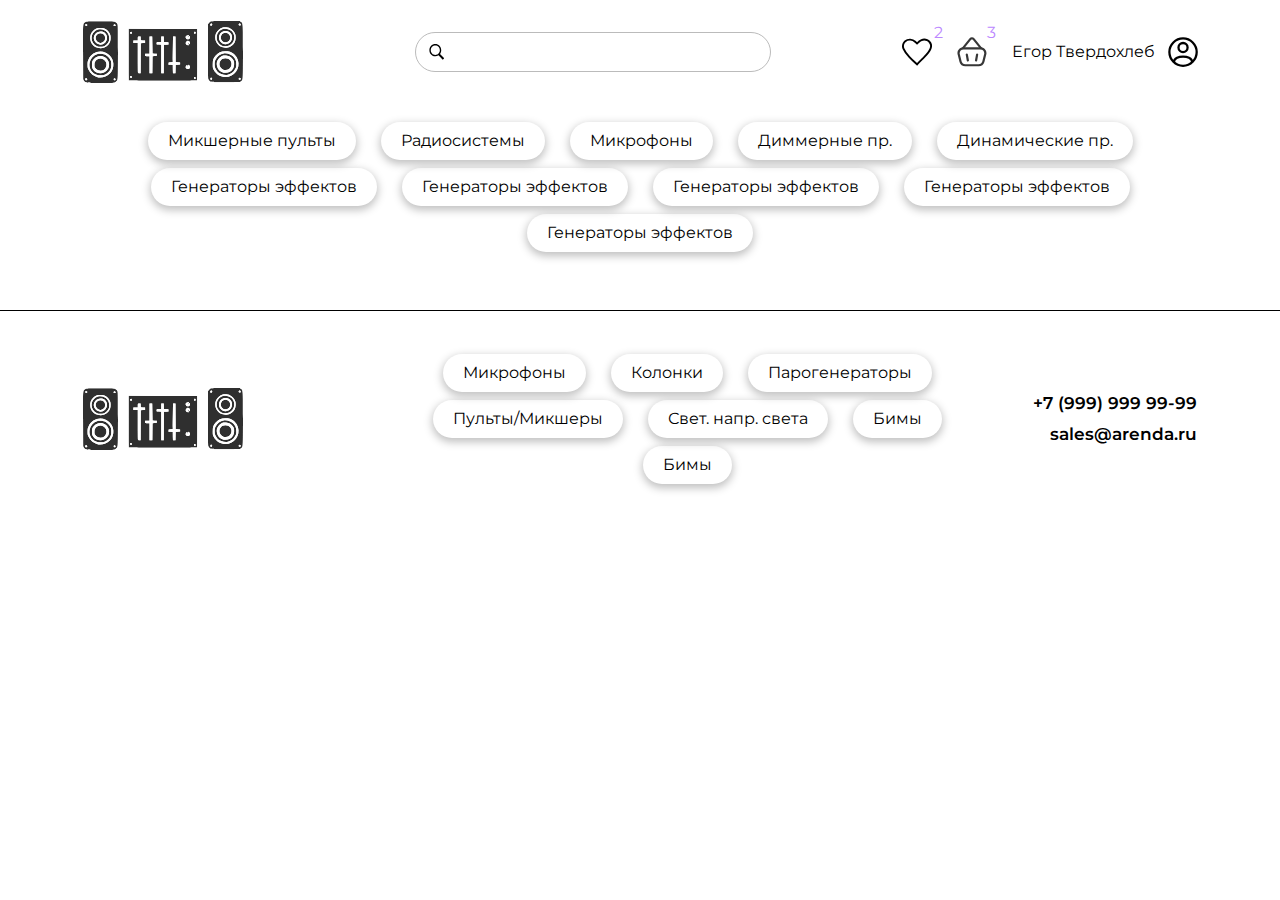
<file: pages/user/index.html>
<!DOCTYPE html>
<html lang="en">
<head>
    <meta charset="UTF-8">
    <meta http-equiv="X-UA-Compatible" content="IE=edge">
    <meta name="viewport" content="width=device-width, initial-scale=1.0">
    <title>Аренда Оборудования</title>
    <!-- STYLES -->
        <!-- OWL-CAROUSEL -->
        <link rel="stylesheet" href="./../../libs/owl-carousel/css/owl.carousel.min.css">
        <link rel="stylesheet" href="./../../libs/owl-carousel/css/owl.theme.default.min.css">
        <!-- MAIN -->
        <link rel="stylesheet" href="./../../css/styles.css">
        <link rel="stylesheet" href="./../../css/reset.css">
    <!-- SCRIPTS -->
        <!-- JQUERY -->
        <script src="./../../libs/jquery/js/jquery.min.js" defer></script>
        <!-- OWL-CAROUSEL -->
        <script src="./../../libs/owl-carousel/js/owl.carousel.min.js" defer></script>
        <!-- MAIN -->
        <script src="./../../js/main.js" defer></script>
</head>
<body class="page">
    <header class="header page__header">
        <div class="container">
            <div class="row user-interaction-elements header__user-interaction-elements">
                <!-- logo -->
                <div class="col-4 col-md-3">
                    <a href="#">
                        <img src="./../../img/index/header/logo.svg" alt="logo" srcset="" class="scale">
                    </a>
                </div>
                <!-- search-->
                <div class="d-none d-md-block col-md-3 col-lg-4">
                    <form method="GET" action="" class="search scale">
                        <input type="submit" name="submit" class="search__submit" value="">
                        <input type="text" name="text" class="search__text">
                    </form>
                </div>
                <!-- favourites and cart -->
                <div class="col-7 col-md-6 col-lg-4">
                    <div class="interaction-elements">
                        <button class="interaction-elements__item">
                            <svg width="47" height="42" viewBox="0 0 47 42" fill="none" xmlns="http://www.w3.org/2000/svg" class="interaction-elements__favourites scale">
                                <path d="M30.6282 2.24205L30.6282 2.24203C32.0153 1.71738 33.5031 1.46558 35.0001 1.50378C36.497 1.54198 37.9678 1.86929 39.3221 2.46343L39.9247 1.08982L39.3221 2.46344C40.6759 3.05736 41.8822 3.90428 42.8702 4.94838L42.8715 4.94976C45.6731 7.90276 46.1578 12.0325 44.6963 15.5899C42.8026 20.1992 39.1357 24.5062 35.1029 28.6404L35.1029 28.6405C33.6853 30.0938 32.2505 31.4997 30.8352 32.8864L30.8346 32.8871L30.8338 32.8879L30.8331 32.8885L30.8049 32.9162C28.2167 35.452 25.6788 37.9386 23.5572 40.4354C23.1294 40.0367 22.6886 39.6274 22.2384 39.2094L22.1581 39.1349L22.158 39.1348C18.9078 36.1178 15.1497 32.6285 11.7065 28.9265C7.70269 24.6216 4.13735 20.0431 2.26636 15.5876L2.26635 15.5876C1.72323 14.2943 1.4646 12.9126 1.50389 11.5259C1.54319 10.1391 1.87973 8.77178 2.49595 7.5067C3.11218 6.24159 3.99641 5.10296 5.09932 4.16295L5.10075 4.16173C9.50786 0.396008 16.4454 0.980172 20.6476 4.96844L20.6477 4.96845L22.5384 6.76284L23.571 7.74283L24.6036 6.76282L26.9396 4.54577C26.9396 4.54575 26.9396 4.54572 26.9396 4.5457C27.9869 3.55187 29.2411 2.76663 30.6282 2.24205ZM23.5642 40.5002L23.5638 40.5002L23.5641 40.5002C23.5642 40.5002 23.5642 40.5002 23.5642 40.5002Z" stroke="black" stroke-width="3"/>
                            </svg>                             
                            <div class="interaction-elements__favourites-count">2</div>
                        </button>
                        <button class="interaction-elements__item">
                            <svg width="44" height="45" viewBox="0 0 44 45" fill="none" xmlns="http://www.w3.org/2000/svg" class="interaction-elements__cart scale">
                                <path fill-rule="evenodd" clip-rule="evenodd" d="M23.2314 4.19195C22.5691 3.36682 21.3132 3.36683 20.651 4.19194L9.77553 17.7417C9.2036 18.4542 8.16231 18.5683 7.44974 17.9963C6.73717 17.4244 6.62316 16.3831 7.19509 15.6705L18.0705 2.1208C20.0573 -0.354561 23.8251 -0.354554 25.8119 2.1208L36.6873 15.6705C37.2592 16.3831 37.1452 17.4244 36.4326 17.9963C35.7201 18.5683 34.6788 18.4542 34.1069 17.7417L23.2314 4.19195Z" fill="#373737"/>
                                <path fill-rule="evenodd" clip-rule="evenodd" d="M34.8627 18.6914H9.01964C5.42369 18.6914 2.7897 22.0775 3.67446 25.5629L6.47423 36.5924C7.09502 39.0379 9.29632 40.7502 11.8194 40.7502H32.0629C34.586 40.7502 36.7873 39.0379 37.4081 36.5924L40.2078 25.563C41.0926 22.0775 38.4586 18.6914 34.8627 18.6914ZM9.01964 15.3826C3.26613 15.3826 -0.94826 20.8004 0.467349 26.377L3.26713 37.4065C4.26039 41.3193 7.78247 44.059 11.8194 44.059H32.0629C36.0998 44.059 39.6219 41.3193 40.6152 37.4065L43.4149 26.3771C44.8305 20.8004 40.6162 15.3826 34.8627 15.3826H9.01964Z" fill="#373737"/>
                                <path fill-rule="evenodd" clip-rule="evenodd" d="M29.9463 24.7828C30.8461 24.9414 31.4469 25.7995 31.2882 26.6993L29.7324 35.5229C29.5738 36.4227 28.7157 37.0235 27.8159 36.8649C26.916 36.7062 26.3152 35.8481 26.4739 34.9483L28.0297 26.1248C28.1884 25.2249 29.0464 24.6241 29.9463 24.7828Z" fill="#373737"/>
                                <path fill-rule="evenodd" clip-rule="evenodd" d="M13.9332 24.7828C13.0334 24.9414 12.4325 25.7995 12.5912 26.6993L14.147 35.5229C14.3057 36.4227 15.1638 37.0235 16.0636 36.8649C16.9634 36.7062 17.5643 35.8481 17.4056 34.9483L15.8498 26.1248C15.6911 25.2249 14.833 24.6241 13.9332 24.7828Z" fill="#373737"/>
                            </svg>
                            <div class="interaction-elements__cart-count">3</div>
                        </button>
                        <div class="login">
                            <p class="text">Егор Твердохлеб</p>
                            <button class="interaction-elements__item">
                                <svg width="46" height="46" viewBox="0 0 46 46" fill="none" xmlns="http://www.w3.org/2000/svg" class="interaction-elements__favourites scale">
                                    <path d="M37.0196 38.7714C37.0196 31.7172 28.8758 30.1569 23.0588 30.1569C17.2418 30.1569 9.09806 31.7172 9.09806 38.7714M44 23.1765C44 34.7421 34.6244 44.1177 23.0588 44.1177C11.4934 44.1177 2.11768 34.7421 2.11768 23.1765C2.11768 11.611 11.4934 2.23535 23.0588 2.23535C34.6244 2.23535 44 11.611 44 23.1765ZM30.0392 16.1961C30.0392 20.0514 26.9141 23.1765 23.0588 23.1765C19.2036 23.1765 16.0785 20.0514 16.0785 16.1961C16.0785 12.341 19.2036 9.21574 23.0588 9.21574C26.9141 9.21574 30.0392 12.341 30.0392 16.1961Z" stroke="black" stroke-width="3.49019" stroke-linecap="round" stroke-linejoin="round"/>
                                </svg>                                
                            </button>
                        </div>
                    </div>
                </div>
            </div>
            <div class="navigation">
                <nav class="navigation__items">
                    <ul class="navigation__wrapper">
                        <li>
                            <a href="#" class="button shadow">Микшерные пульты</a>
                        </li>
                        <li>
                            <a href="#" class="button shadow">Радиосистемы</a>
                        </li>
                        <li>
                            <a href="#" class="button shadow">Микрофоны</a>
                        </li>
                        <li>
                            <a href="#" class="button shadow">Диммерные пр.</a>
                        </li>
                        <li>
                            <a href="#" class="button shadow">Динамические пр.</a>
                        </li>
                        <li>
                            <a href="#" class="button shadow">Генераторы эффектов</a>
                        </li>
                        <li>
                            <a href="#" class="button shadow">Генераторы эффектов</a>
                        </li>
                        <li>
                            <a href="#" class="button shadow">Генераторы эффектов</a>
                        </li>
                        <li>
                            <a href="#" class="button shadow">Генераторы эффектов</a>
                        </li>
                        <li>
                            <a href="#" class="button shadow">Генераторы эффектов</a>
                        </li>
                    </ul>
                </nav>
            </div>
        </div>
    </header>

    <main class="main page__main">
        
        
        
    </main>

    <footer class="footer page__footer">
        <div class="container">
            <div class="row justify-content-between flex-xs-column align-items-center justify-content-center footer__contant">
                <!-- logo -->
                <div class="col-12 col-sm-3 d-flex justify-content-center justify-content-sm-start">
                    <a href="#">
                        <img src="./../../img/index/header/logo.svg" alt="logo" srcset="" class="scale">
                    </a>
                </div>
                <!-- nav -->
                <div class="d-none d-md-block col-9 col-md-6 col-lg-6">
                    <div class="navigation">
                        <nav class="navigation__items">
                            <ul class="navigation__wrapper justify-content-center">
                                <li>
                                    <a href="#" class="button shadow"> Микрофоны</a>
                                </li>
                                <li>
                                    <a href="#" class="button shadow"> Колонки</a>
                                </li>
                                <li>
                                    <a href="#" class="button shadow"> Парогенераторы</a>
                                </li>
                                <li>
                                    <a href="#" class="button shadow"> Пульты/Микшеры</a>
                                </li>
                                <li>
                                    <a href="#" class="button shadow"> Свет. напр. света</a>
                                </li>
                                <li>
                                    <a href="#" class="button shadow"> Бимы</a>
                                </li>
                                <li>
                                    <a href="#" class="button shadow"> Бимы</a>
                                </li>
                            </ul>
                        </nav>
                    </div>
                </div>
                <!-- contact -->
                <div class="col-12 col-sm-3 col-md-3 col-lg-2 d-flex justify-content-center">
                    <div class="contact">
                        <p class="contact__text">
                            <a href="tel:+79999999999" class="text">+7 (999) 999 99-99</a>
                        </p>
                        <p class="contact__text">
                            <a href="mailto:sales@arenda.ru" class="text">sales@arenda.ru</a>
                        </p>
                    </div>
                </div>
            </div>
        </div>
    </footer>
</body>
</html>
</file>
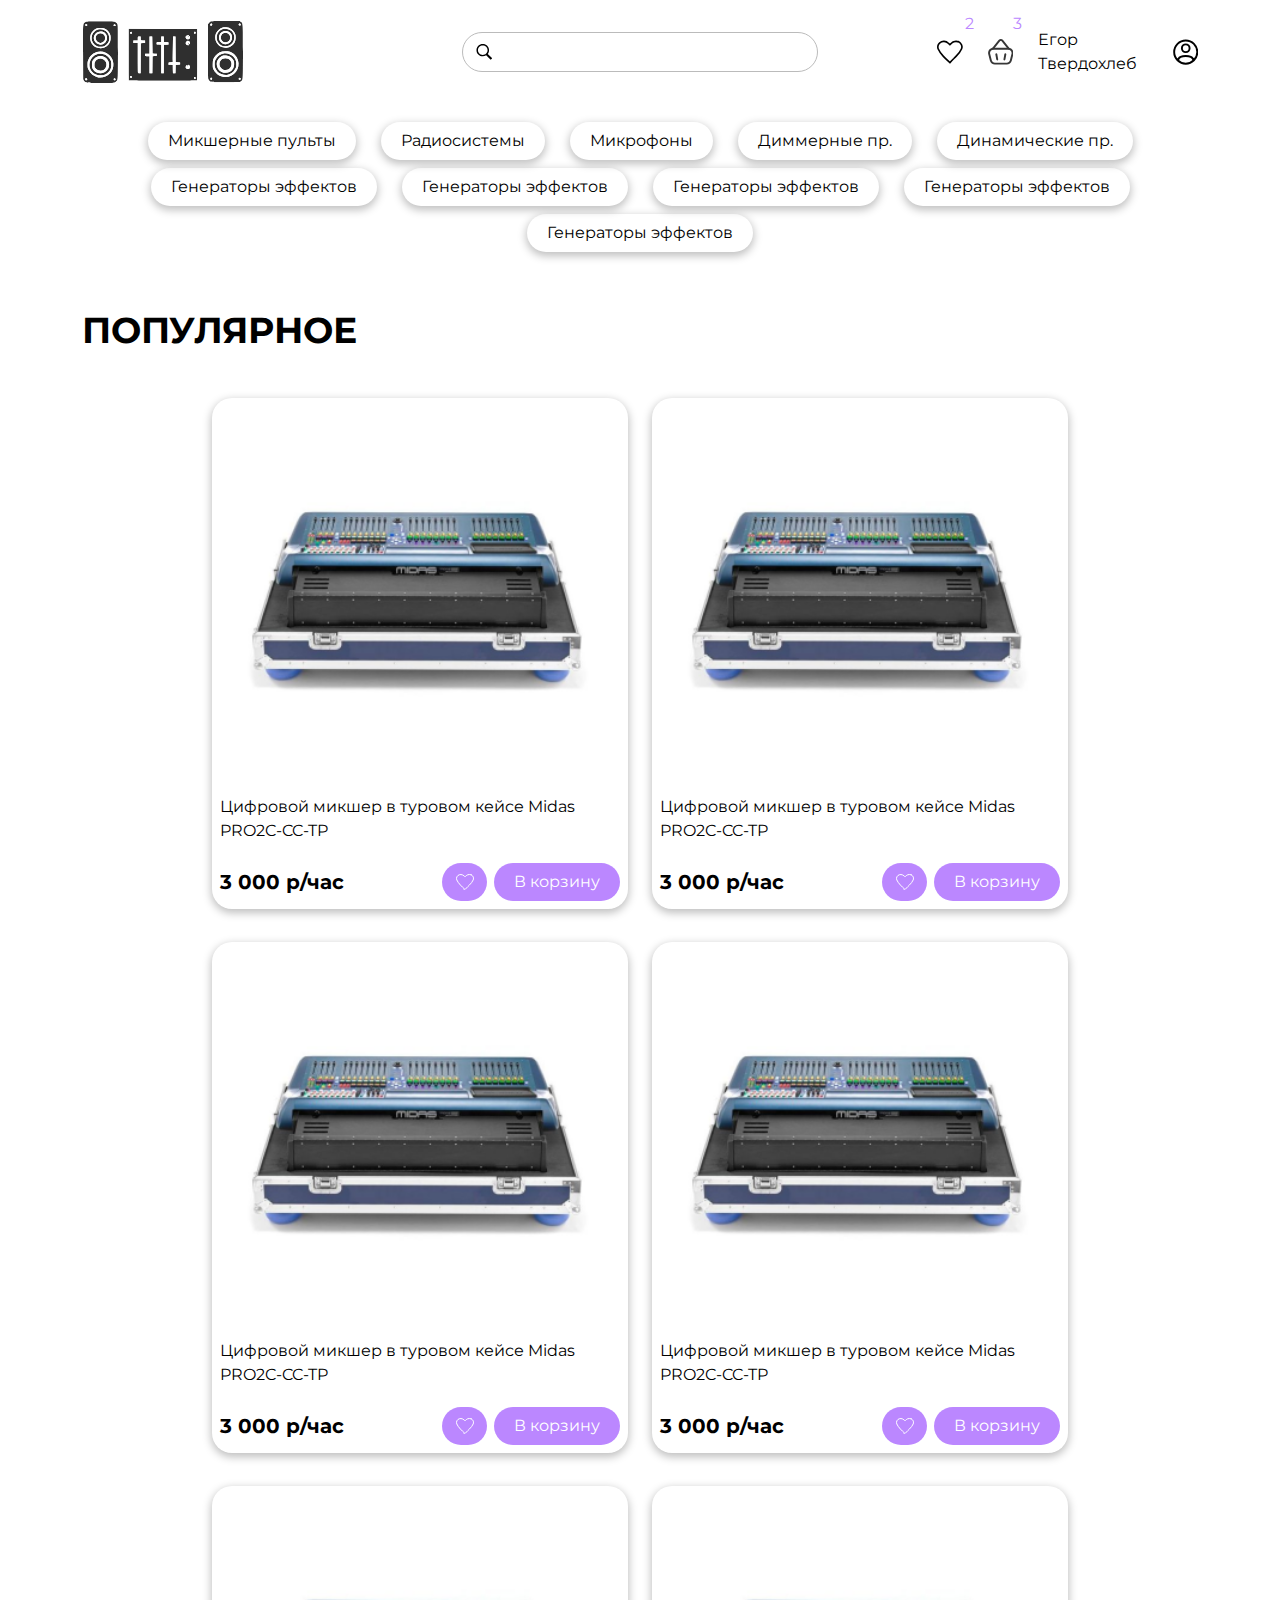
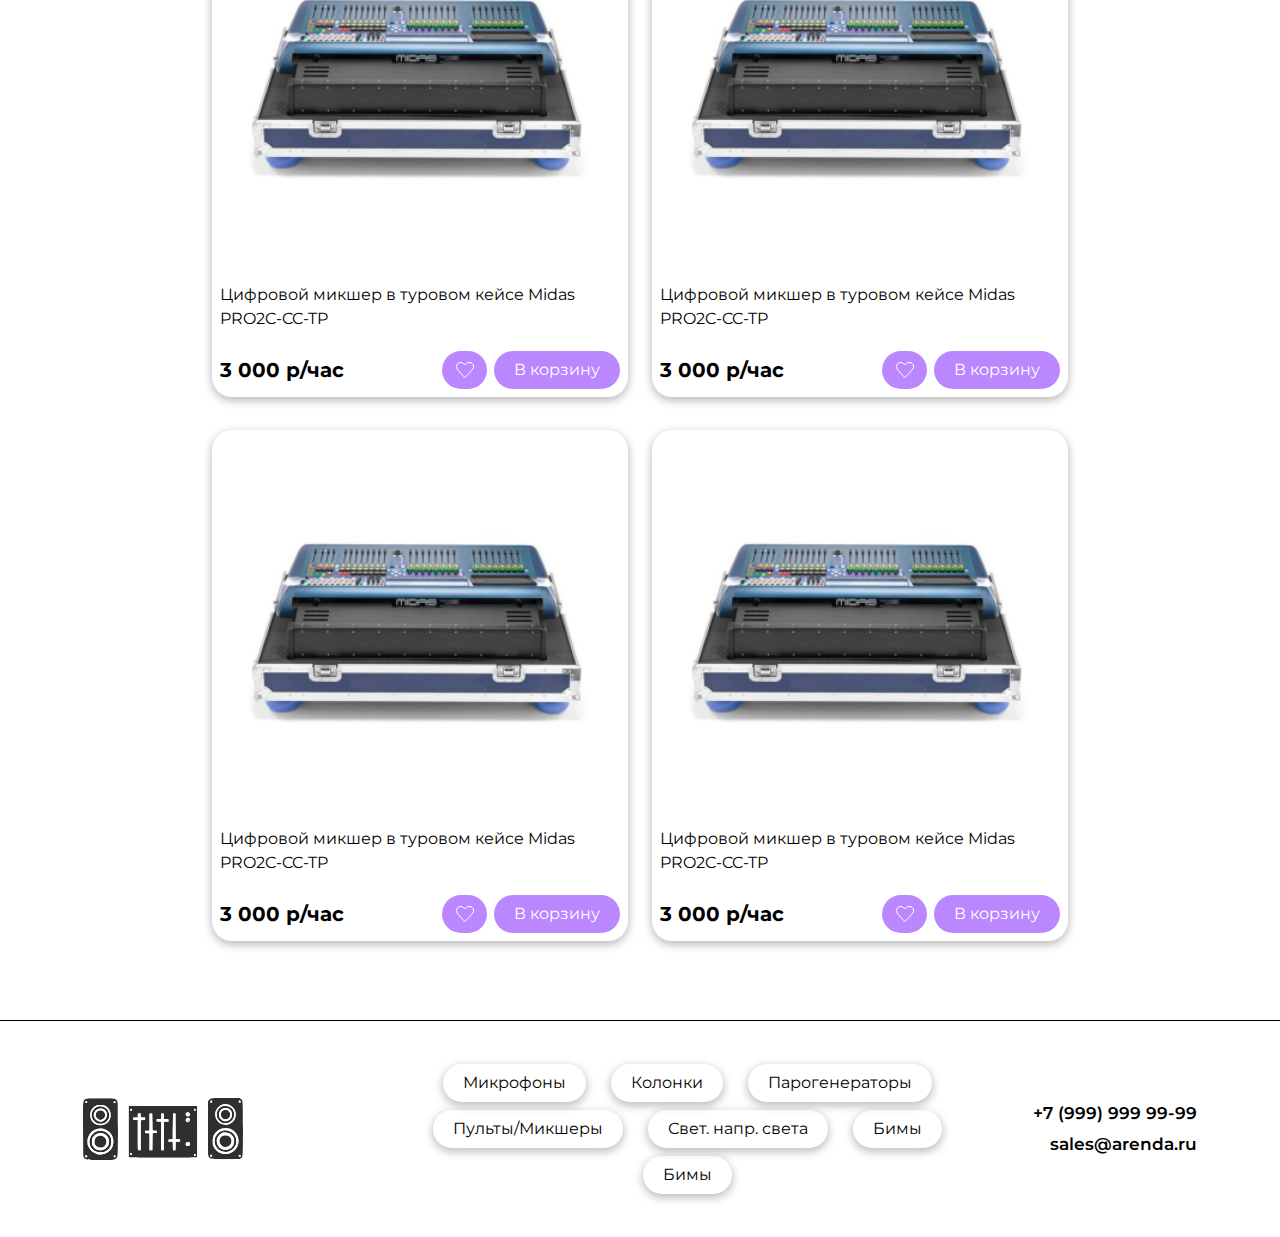
<file: pages/view-all/index.html>
<!DOCTYPE html>
<html lang="en">
<head>
    <meta charset="UTF-8">
    <meta http-equiv="X-UA-Compatible" content="IE=edge">
    <meta name="viewport" content="width=device-width, initial-scale=1.0">
    <title>Аренда Оборудования</title>
    <!-- STYLES -->
        <!-- OWL-CAROUSEL -->
        <link rel="stylesheet" href="./../../libs/owl-carousel/css/owl.carousel.min.css">
        <link rel="stylesheet" href="./../../libs/owl-carousel/css/owl.theme.default.min.css">    
        <!-- MAIN -->
        <link rel="stylesheet" href="./../../css/styles.css">
        <link rel="stylesheet" href="./../../css/reset.css">
    <!-- SCRIPTS -->
        <!-- JQUERY -->
        <script src="./../../libs/jquery/js/jquery.min.js" defer></script>
        <!-- OWL-CAROUSEL -->
        <script src="./../../libs/owl-carousel/js/owl.carousel.min.js" defer></script>
        <!-- MAIN -->
        <script src="./../../js/main.js" defer></script>

    
</head>
<body class="page">
    <header class="header page__header">
        <div class="container">
            <div class="row user-interaction-elements header__user-interaction-elements">
                <!-- logo -->
                <div class="col-6 col-sm-3">
                    <a href="#">
                        <img src="./../../img/index/header/logo.svg" alt="logo" srcset="" class="scale">
                    </a>
                </div>
                <!-- search-->
                <div class="d-none d-sm-block col-sm-4 col-md-4">
                    <form method="GET" action="" class="search scale">
                        <input type="submit" name="submit" class="search__submit" value="">
                        <input type="text" name="text" class="search__text">
                    </form>
                </div>
                <!-- favourites and cart -->
                <div class="col-7 col-sm-4 col-md-3">
                    <div class="interaction-elements">
                        <button class="interaction-elements__item">
                            <svg width="47" height="42" viewBox="0 0 47 42" fill="none" xmlns="http://www.w3.org/2000/svg" class="interaction-elements__favourites scale">
                                <path d="M30.6282 2.24205L30.6282 2.24203C32.0153 1.71738 33.5031 1.46558 35.0001 1.50378C36.497 1.54198 37.9678 1.86929 39.3221 2.46343L39.9247 1.08982L39.3221 2.46344C40.6759 3.05736 41.8822 3.90428 42.8702 4.94838L42.8715 4.94976C45.6731 7.90276 46.1578 12.0325 44.6963 15.5899C42.8026 20.1992 39.1357 24.5062 35.1029 28.6404L35.1029 28.6405C33.6853 30.0938 32.2505 31.4997 30.8352 32.8864L30.8346 32.8871L30.8338 32.8879L30.8331 32.8885L30.8049 32.9162C28.2167 35.452 25.6788 37.9386 23.5572 40.4354C23.1294 40.0367 22.6886 39.6274 22.2384 39.2094L22.1581 39.1349L22.158 39.1348C18.9078 36.1178 15.1497 32.6285 11.7065 28.9265C7.70269 24.6216 4.13735 20.0431 2.26636 15.5876L2.26635 15.5876C1.72323 14.2943 1.4646 12.9126 1.50389 11.5259C1.54319 10.1391 1.87973 8.77178 2.49595 7.5067C3.11218 6.24159 3.99641 5.10296 5.09932 4.16295L5.10075 4.16173C9.50786 0.396008 16.4454 0.980172 20.6476 4.96844L20.6477 4.96845L22.5384 6.76284L23.571 7.74283L24.6036 6.76282L26.9396 4.54577C26.9396 4.54575 26.9396 4.54572 26.9396 4.5457C27.9869 3.55187 29.2411 2.76663 30.6282 2.24205ZM23.5642 40.5002L23.5638 40.5002L23.5641 40.5002C23.5642 40.5002 23.5642 40.5002 23.5642 40.5002Z" stroke="black" stroke-width="3"/>
                            </svg>                             
                            <div class="interaction-elements__favourites-count">2</div>
                        </button>
                        <button class="interaction-elements__item">
                            <svg width="44" height="45" viewBox="0 0 44 45" fill="none" xmlns="http://www.w3.org/2000/svg" class="interaction-elements__cart scale">
                                <path fill-rule="evenodd" clip-rule="evenodd" d="M23.2314 4.19195C22.5691 3.36682 21.3132 3.36683 20.651 4.19194L9.77553 17.7417C9.2036 18.4542 8.16231 18.5683 7.44974 17.9963C6.73717 17.4244 6.62316 16.3831 7.19509 15.6705L18.0705 2.1208C20.0573 -0.354561 23.8251 -0.354554 25.8119 2.1208L36.6873 15.6705C37.2592 16.3831 37.1452 17.4244 36.4326 17.9963C35.7201 18.5683 34.6788 18.4542 34.1069 17.7417L23.2314 4.19195Z" fill="#373737"/>
                                <path fill-rule="evenodd" clip-rule="evenodd" d="M34.8627 18.6914H9.01964C5.42369 18.6914 2.7897 22.0775 3.67446 25.5629L6.47423 36.5924C7.09502 39.0379 9.29632 40.7502 11.8194 40.7502H32.0629C34.586 40.7502 36.7873 39.0379 37.4081 36.5924L40.2078 25.563C41.0926 22.0775 38.4586 18.6914 34.8627 18.6914ZM9.01964 15.3826C3.26613 15.3826 -0.94826 20.8004 0.467349 26.377L3.26713 37.4065C4.26039 41.3193 7.78247 44.059 11.8194 44.059H32.0629C36.0998 44.059 39.6219 41.3193 40.6152 37.4065L43.4149 26.3771C44.8305 20.8004 40.6162 15.3826 34.8627 15.3826H9.01964Z" fill="#373737"/>
                                <path fill-rule="evenodd" clip-rule="evenodd" d="M29.9463 24.7828C30.8461 24.9414 31.4469 25.7995 31.2882 26.6993L29.7324 35.5229C29.5738 36.4227 28.7157 37.0235 27.8159 36.8649C26.916 36.7062 26.3152 35.8481 26.4739 34.9483L28.0297 26.1248C28.1884 25.2249 29.0464 24.6241 29.9463 24.7828Z" fill="#373737"/>
                                <path fill-rule="evenodd" clip-rule="evenodd" d="M13.9332 24.7828C13.0334 24.9414 12.4325 25.7995 12.5912 26.6993L14.147 35.5229C14.3057 36.4227 15.1638 37.0235 16.0636 36.8649C16.9634 36.7062 17.5643 35.8481 17.4056 34.9483L15.8498 26.1248C15.6911 25.2249 14.833 24.6241 13.9332 24.7828Z" fill="#373737"/>
                            </svg>
                            <div class="interaction-elements__cart-count">3</div>
                        </button>
                        <div class="login">
                            <p class="text">Егор Твердохлеб</p>
                            <button class="interaction-elements__item">
                                <svg width="46" height="46" viewBox="0 0 46 46" fill="none" xmlns="http://www.w3.org/2000/svg" class="interaction-elements__favourites scale">
                                    <path d="M37.0196 38.7714C37.0196 31.7172 28.8758 30.1569 23.0588 30.1569C17.2418 30.1569 9.09806 31.7172 9.09806 38.7714M44 23.1765C44 34.7421 34.6244 44.1177 23.0588 44.1177C11.4934 44.1177 2.11768 34.7421 2.11768 23.1765C2.11768 11.611 11.4934 2.23535 23.0588 2.23535C34.6244 2.23535 44 11.611 44 23.1765ZM30.0392 16.1961C30.0392 20.0514 26.9141 23.1765 23.0588 23.1765C19.2036 23.1765 16.0785 20.0514 16.0785 16.1961C16.0785 12.341 19.2036 9.21574 23.0588 9.21574C26.9141 9.21574 30.0392 12.341 30.0392 16.1961Z" stroke="black" stroke-width="3.49019" stroke-linecap="round" stroke-linejoin="round"/>
                                </svg>                                
                            </button>
                        </div>
                    </div>
                </div>
            </div>
            <div class="navigation">
                <nav class="navigation__items">
                    <ul class="navigation__wrapper">
                        <li>
                            <a href="#" class="button shadow">Микшерные пульты</a>
                        </li>
                        <li>
                            <a href="#" class="button shadow">Радиосистемы</a>
                        </li>
                        <li>
                            <a href="#" class="button shadow">Микрофоны</a>
                        </li>
                        <li>
                            <a href="#" class="button shadow">Диммерные пр.</a>
                        </li>
                        <li>
                            <a href="#" class="button shadow">Динамические пр.</a>
                        </li>
                        <li>
                            <a href="#" class="button shadow">Генераторы эффектов</a>
                        </li>
                        <li>
                            <a href="#" class="button shadow">Генераторы эффектов</a>
                        </li>
                        <li>
                            <a href="#" class="button shadow">Генераторы эффектов</a>
                        </li>
                        <li>
                            <a href="#" class="button shadow">Генераторы эффектов</a>
                        </li>
                        <li>
                            <a href="#" class="button shadow">Генераторы эффектов</a>
                        </li>
                    </ul>
                </nav>
            </div>
        </div>
    </header>


    <main class="main">
        
        <section class="catalog">
            <div class="container">
                <!-- catalog item -->
                <div class="catalog__section">
                    <div class="catalog__top">
                        <h2 class="h2">
                            ПОПУЛЯРНОЕ
                        </h2>
                    </div>
                    <div class="catalog__items">
                        <!-- item -->
                        <div class="catalog__container scale">
                            <div class="shadow catalog__item catalog__item--view-all">
                                <div class="catalog__img">
                                    <div class="catalog__img-wrapper">
                                        <a href="#">
                                            <img src="./../../img/index/catalog/catalog__img.png" alt="" srcset="">
                                        </a>    
                                    </div>
                                </div>
                                <div class="catalog__desc">
                                    <div class="catalog__name">
                                        Цифровой микшер в туровом кейсе Midas PRO2C-CC-TP
                                    </div>
                                    <div class="catalog__text">
                                        Очень мега крутой микшер, я честно говоря в восторге от такого микшера. Микшер для настоящих музыкантов. Он повидал даже Аллу Пугчеву, Лепса, Майкла Джексона и даже Майкла Джордана
                                    </div>
                                    <div class="catalog__bottom">
                                        <div class="price">3 000 р/час</div>
                                        <div class="catalog__right">
                                                <button class="catalog__favourite button button--violet">
                                                    <svg width="18" height="16" viewBox="0 0 18 16" fill="none" xmlns="http://www.w3.org/2000/svg" class="">
                                                    <path d="M11.7028 0.787613L11.7028 0.787607C12.2433 0.584242 12.823 0.486662 13.4063 0.501464C13.9895 0.51627 14.5626 0.643116 15.0903 0.873432L15.2901 0.415699L15.0903 0.873433C15.6179 1.10366 16.0881 1.43202 16.4734 1.83696L16.4738 1.83742C17.5686 2.98522 17.7557 4.58822 17.187 5.96527C16.4562 7.73468 15.0432 9.38378 13.4979 10.9596L13.4979 10.9596C12.9546 11.5137 12.4047 12.0496 11.863 12.5776C11.8628 12.5778 11.8625 12.578 11.8623 12.5782L11.862 12.5785L11.8521 12.5881C10.8429 13.5717 9.85674 14.5329 9.03818 15.4978C9.03813 15.4978 9.03809 15.4978 9.03804 15.4978C9.0364 15.4986 9.0333 15.4997 9.02898 15.4999L9.0288 15.5C9.02451 15.5002 9.02074 15.4995 9.018 15.4985C9.01676 15.4981 9.01603 15.4977 9.0157 15.4975C8.83776 15.3324 8.65368 15.1624 8.46522 14.9884L8.46481 14.988L8.12559 15.3554L8.46481 14.988L8.43443 14.96L8.4344 14.9599C7.18991 13.8109 5.74869 12.4799 4.42793 11.0673C2.89286 9.42554 1.52042 7.67392 0.79894 5.96493L0.798938 5.96492C0.587088 5.46312 0.486189 4.927 0.501518 4.38888C0.516847 3.85074 0.64814 3.32018 0.888487 2.82936C1.12884 2.33853 1.47366 1.89689 1.90363 1.53237L1.9041 1.53197C3.62513 0.0691902 6.32638 0.299783 7.95983 1.84184L7.95984 1.84184L8.68395 2.52542L9.02718 2.84945L9.37042 2.52541L10.2651 1.68082C10.6734 1.29539 11.1623 0.990958 11.7028 0.787613Z" stroke="white"/>
                                                    </svg>
                                                </button>
                                            <div class="button button--violet">
                                                <button>
                                                    В корзину
                                                </button>
                                            </div>
                                        </div>
                                    </div>
                                </div>
                            </div>
                        </div>
                        <!-- item -->
                        <div class="catalog__container scale">
                            <div class="shadow catalog__item catalog__item--view-all">
                                <div class="catalog__img">
                                    <div class="catalog__img-wrapper">
                                        <a href="#">
                                            <img src="./../../img/index/catalog/catalog__img.png" alt="" srcset="">
                                        </a>    
                                    </div>
                                </div>
                                <div class="catalog__desc">
                                    <div class="catalog__name">
                                        Цифровой микшер в туровом кейсе Midas PRO2C-CC-TP
                                    </div>
                                    <div class="catalog__text">
                                        Очень мега крутой микшер, я честно говоря в восторге от такого микшера. Микшер для настоящих музыкантов. Он повидал даже Аллу Пугчеву, Лепса, Майкла Джексона и даже Майкла Джордана
                                    </div>
                                    <div class="catalog__bottom">
                                        <div class="price">3 000 р/час</div>
                                        <div class="catalog__right">
                                                <button class="catalog__favourite button button--violet">
                                                    <svg width="18" height="16" viewBox="0 0 18 16" fill="none" xmlns="http://www.w3.org/2000/svg" class="">
                                                    <path d="M11.7028 0.787613L11.7028 0.787607C12.2433 0.584242 12.823 0.486662 13.4063 0.501464C13.9895 0.51627 14.5626 0.643116 15.0903 0.873432L15.2901 0.415699L15.0903 0.873433C15.6179 1.10366 16.0881 1.43202 16.4734 1.83696L16.4738 1.83742C17.5686 2.98522 17.7557 4.58822 17.187 5.96527C16.4562 7.73468 15.0432 9.38378 13.4979 10.9596L13.4979 10.9596C12.9546 11.5137 12.4047 12.0496 11.863 12.5776C11.8628 12.5778 11.8625 12.578 11.8623 12.5782L11.862 12.5785L11.8521 12.5881C10.8429 13.5717 9.85674 14.5329 9.03818 15.4978C9.03813 15.4978 9.03809 15.4978 9.03804 15.4978C9.0364 15.4986 9.0333 15.4997 9.02898 15.4999L9.0288 15.5C9.02451 15.5002 9.02074 15.4995 9.018 15.4985C9.01676 15.4981 9.01603 15.4977 9.0157 15.4975C8.83776 15.3324 8.65368 15.1624 8.46522 14.9884L8.46481 14.988L8.12559 15.3554L8.46481 14.988L8.43443 14.96L8.4344 14.9599C7.18991 13.8109 5.74869 12.4799 4.42793 11.0673C2.89286 9.42554 1.52042 7.67392 0.79894 5.96493L0.798938 5.96492C0.587088 5.46312 0.486189 4.927 0.501518 4.38888C0.516847 3.85074 0.64814 3.32018 0.888487 2.82936C1.12884 2.33853 1.47366 1.89689 1.90363 1.53237L1.9041 1.53197C3.62513 0.0691902 6.32638 0.299783 7.95983 1.84184L7.95984 1.84184L8.68395 2.52542L9.02718 2.84945L9.37042 2.52541L10.2651 1.68082C10.6734 1.29539 11.1623 0.990958 11.7028 0.787613Z" stroke="white"/>
                                                    </svg>
                                                </button>
                                            <div class="button button--violet">
                                                <button>
                                                    В корзину
                                                </button>
                                            </div>
                                        </div>
                                    </div>
                                </div>
                            </div>
                        </div>
                        <!-- item -->
                        <div class="catalog__container scale">
                            <div class="shadow catalog__item catalog__item--view-all">
                                <div class="catalog__img">
                                    <div class="catalog__img-wrapper">
                                        <a href="#">
                                            <img src="./../../img/index/catalog/catalog__img.png" alt="" srcset="">
                                        </a>    
                                    </div>
                                </div>
                                <div class="catalog__desc">
                                    <div class="catalog__name">
                                        Цифровой микшер в туровом кейсе Midas PRO2C-CC-TP
                                    </div>
                                    <div class="catalog__text">
                                        Очень мега крутой микшер, я честно говоря в восторге от такого микшера. Микшер для настоящих музыкантов. Он повидал даже Аллу Пугчеву, Лепса, Майкла Джексона и даже Майкла Джордана
                                    </div>
                                    <div class="catalog__bottom">
                                        <div class="price">3 000 р/час</div>
                                        <div class="catalog__right">
                                                <button class="catalog__favourite button button--violet">
                                                    <svg width="18" height="16" viewBox="0 0 18 16" fill="none" xmlns="http://www.w3.org/2000/svg" class="">
                                                    <path d="M11.7028 0.787613L11.7028 0.787607C12.2433 0.584242 12.823 0.486662 13.4063 0.501464C13.9895 0.51627 14.5626 0.643116 15.0903 0.873432L15.2901 0.415699L15.0903 0.873433C15.6179 1.10366 16.0881 1.43202 16.4734 1.83696L16.4738 1.83742C17.5686 2.98522 17.7557 4.58822 17.187 5.96527C16.4562 7.73468 15.0432 9.38378 13.4979 10.9596L13.4979 10.9596C12.9546 11.5137 12.4047 12.0496 11.863 12.5776C11.8628 12.5778 11.8625 12.578 11.8623 12.5782L11.862 12.5785L11.8521 12.5881C10.8429 13.5717 9.85674 14.5329 9.03818 15.4978C9.03813 15.4978 9.03809 15.4978 9.03804 15.4978C9.0364 15.4986 9.0333 15.4997 9.02898 15.4999L9.0288 15.5C9.02451 15.5002 9.02074 15.4995 9.018 15.4985C9.01676 15.4981 9.01603 15.4977 9.0157 15.4975C8.83776 15.3324 8.65368 15.1624 8.46522 14.9884L8.46481 14.988L8.12559 15.3554L8.46481 14.988L8.43443 14.96L8.4344 14.9599C7.18991 13.8109 5.74869 12.4799 4.42793 11.0673C2.89286 9.42554 1.52042 7.67392 0.79894 5.96493L0.798938 5.96492C0.587088 5.46312 0.486189 4.927 0.501518 4.38888C0.516847 3.85074 0.64814 3.32018 0.888487 2.82936C1.12884 2.33853 1.47366 1.89689 1.90363 1.53237L1.9041 1.53197C3.62513 0.0691902 6.32638 0.299783 7.95983 1.84184L7.95984 1.84184L8.68395 2.52542L9.02718 2.84945L9.37042 2.52541L10.2651 1.68082C10.6734 1.29539 11.1623 0.990958 11.7028 0.787613Z" stroke="white"/>
                                                    </svg>
                                                </button>
                                            <div class="button button--violet">
                                                <button>
                                                    В корзину
                                                </button>
                                            </div>
                                        </div>
                                    </div>
                                </div>
                            </div>
                        </div>
                        <!-- item -->
                        <div class="catalog__container scale">
                            <div class="shadow catalog__item catalog__item--view-all">
                                <div class="catalog__img">
                                    <div class="catalog__img-wrapper">
                                        <a href="#">
                                            <img src="./../../img/index/catalog/catalog__img.png" alt="" srcset="">
                                        </a>    
                                    </div>
                                </div>
                                <div class="catalog__desc">
                                    <div class="catalog__name">
                                        Цифровой микшер в туровом кейсе Midas PRO2C-CC-TP
                                    </div>
                                    <div class="catalog__text">
                                        Очень мега крутой микшер, я честно говоря в восторге от такого микшера. Микшер для настоящих музыкантов. Он повидал даже Аллу Пугчеву, Лепса, Майкла Джексона и даже Майкла Джордана
                                    </div>
                                    <div class="catalog__bottom">
                                        <div class="price">3 000 р/час</div>
                                        <div class="catalog__right">
                                                <button class="catalog__favourite button button--violet">
                                                    <svg width="18" height="16" viewBox="0 0 18 16" fill="none" xmlns="http://www.w3.org/2000/svg" class="">
                                                    <path d="M11.7028 0.787613L11.7028 0.787607C12.2433 0.584242 12.823 0.486662 13.4063 0.501464C13.9895 0.51627 14.5626 0.643116 15.0903 0.873432L15.2901 0.415699L15.0903 0.873433C15.6179 1.10366 16.0881 1.43202 16.4734 1.83696L16.4738 1.83742C17.5686 2.98522 17.7557 4.58822 17.187 5.96527C16.4562 7.73468 15.0432 9.38378 13.4979 10.9596L13.4979 10.9596C12.9546 11.5137 12.4047 12.0496 11.863 12.5776C11.8628 12.5778 11.8625 12.578 11.8623 12.5782L11.862 12.5785L11.8521 12.5881C10.8429 13.5717 9.85674 14.5329 9.03818 15.4978C9.03813 15.4978 9.03809 15.4978 9.03804 15.4978C9.0364 15.4986 9.0333 15.4997 9.02898 15.4999L9.0288 15.5C9.02451 15.5002 9.02074 15.4995 9.018 15.4985C9.01676 15.4981 9.01603 15.4977 9.0157 15.4975C8.83776 15.3324 8.65368 15.1624 8.46522 14.9884L8.46481 14.988L8.12559 15.3554L8.46481 14.988L8.43443 14.96L8.4344 14.9599C7.18991 13.8109 5.74869 12.4799 4.42793 11.0673C2.89286 9.42554 1.52042 7.67392 0.79894 5.96493L0.798938 5.96492C0.587088 5.46312 0.486189 4.927 0.501518 4.38888C0.516847 3.85074 0.64814 3.32018 0.888487 2.82936C1.12884 2.33853 1.47366 1.89689 1.90363 1.53237L1.9041 1.53197C3.62513 0.0691902 6.32638 0.299783 7.95983 1.84184L7.95984 1.84184L8.68395 2.52542L9.02718 2.84945L9.37042 2.52541L10.2651 1.68082C10.6734 1.29539 11.1623 0.990958 11.7028 0.787613Z" stroke="white"/>
                                                    </svg>
                                                </button>
                                            <div class="button button--violet">
                                                <button>
                                                    В корзину
                                                </button>
                                            </div>
                                        </div>
                                    </div>
                                </div>
                            </div>
                        </div>
                        <!-- item -->
                        <div class="catalog__container scale">
                            <div class="shadow catalog__item catalog__item--view-all">
                                <div class="catalog__img">
                                    <div class="catalog__img-wrapper">
                                        <a href="#">
                                            <img src="./../../img/index/catalog/catalog__img.png" alt="" srcset="">
                                        </a>    
                                    </div>
                                </div>
                                <div class="catalog__desc">
                                    <div class="catalog__name">
                                        Цифровой микшер в туровом кейсе Midas PRO2C-CC-TP
                                    </div>
                                    <div class="catalog__text">
                                        Очень мега крутой микшер, я честно говоря в восторге от такого микшера. Микшер для настоящих музыкантов. Он повидал даже Аллу Пугчеву, Лепса, Майкла Джексона и даже Майкла Джордана
                                    </div>
                                    <div class="catalog__bottom">
                                        <div class="price">3 000 р/час</div>
                                        <div class="catalog__right">
                                                <button class="catalog__favourite button button--violet">
                                                    <svg width="18" height="16" viewBox="0 0 18 16" fill="none" xmlns="http://www.w3.org/2000/svg" class="">
                                                    <path d="M11.7028 0.787613L11.7028 0.787607C12.2433 0.584242 12.823 0.486662 13.4063 0.501464C13.9895 0.51627 14.5626 0.643116 15.0903 0.873432L15.2901 0.415699L15.0903 0.873433C15.6179 1.10366 16.0881 1.43202 16.4734 1.83696L16.4738 1.83742C17.5686 2.98522 17.7557 4.58822 17.187 5.96527C16.4562 7.73468 15.0432 9.38378 13.4979 10.9596L13.4979 10.9596C12.9546 11.5137 12.4047 12.0496 11.863 12.5776C11.8628 12.5778 11.8625 12.578 11.8623 12.5782L11.862 12.5785L11.8521 12.5881C10.8429 13.5717 9.85674 14.5329 9.03818 15.4978C9.03813 15.4978 9.03809 15.4978 9.03804 15.4978C9.0364 15.4986 9.0333 15.4997 9.02898 15.4999L9.0288 15.5C9.02451 15.5002 9.02074 15.4995 9.018 15.4985C9.01676 15.4981 9.01603 15.4977 9.0157 15.4975C8.83776 15.3324 8.65368 15.1624 8.46522 14.9884L8.46481 14.988L8.12559 15.3554L8.46481 14.988L8.43443 14.96L8.4344 14.9599C7.18991 13.8109 5.74869 12.4799 4.42793 11.0673C2.89286 9.42554 1.52042 7.67392 0.79894 5.96493L0.798938 5.96492C0.587088 5.46312 0.486189 4.927 0.501518 4.38888C0.516847 3.85074 0.64814 3.32018 0.888487 2.82936C1.12884 2.33853 1.47366 1.89689 1.90363 1.53237L1.9041 1.53197C3.62513 0.0691902 6.32638 0.299783 7.95983 1.84184L7.95984 1.84184L8.68395 2.52542L9.02718 2.84945L9.37042 2.52541L10.2651 1.68082C10.6734 1.29539 11.1623 0.990958 11.7028 0.787613Z" stroke="white"/>
                                                    </svg>
                                                </button>
                                            <div class="button button--violet">
                                                <button>
                                                    В корзину
                                                </button>
                                            </div>
                                        </div>
                                    </div>
                                </div>
                            </div>
                        </div>
                        <!-- item -->
                        <div class="catalog__container scale">
                            <div class="shadow catalog__item catalog__item--view-all">
                                <div class="catalog__img">
                                    <div class="catalog__img-wrapper">
                                        <a href="#">
                                            <img src="./../../img/index/catalog/catalog__img.png" alt="" srcset="">
                                        </a>    
                                    </div>
                                </div>
                                <div class="catalog__desc">
                                    <div class="catalog__name">
                                        Цифровой микшер в туровом кейсе Midas PRO2C-CC-TP
                                    </div>
                                    <div class="catalog__text">
                                        Очень мега крутой микшер, я честно говоря в восторге от такого микшера. Микшер для настоящих музыкантов. Он повидал даже Аллу Пугчеву, Лепса, Майкла Джексона и даже Майкла Джордана
                                    </div>
                                    <div class="catalog__bottom">
                                        <div class="price">3 000 р/час</div>
                                        <div class="catalog__right">
                                                <button class="catalog__favourite button button--violet">
                                                    <svg width="18" height="16" viewBox="0 0 18 16" fill="none" xmlns="http://www.w3.org/2000/svg" class="">
                                                    <path d="M11.7028 0.787613L11.7028 0.787607C12.2433 0.584242 12.823 0.486662 13.4063 0.501464C13.9895 0.51627 14.5626 0.643116 15.0903 0.873432L15.2901 0.415699L15.0903 0.873433C15.6179 1.10366 16.0881 1.43202 16.4734 1.83696L16.4738 1.83742C17.5686 2.98522 17.7557 4.58822 17.187 5.96527C16.4562 7.73468 15.0432 9.38378 13.4979 10.9596L13.4979 10.9596C12.9546 11.5137 12.4047 12.0496 11.863 12.5776C11.8628 12.5778 11.8625 12.578 11.8623 12.5782L11.862 12.5785L11.8521 12.5881C10.8429 13.5717 9.85674 14.5329 9.03818 15.4978C9.03813 15.4978 9.03809 15.4978 9.03804 15.4978C9.0364 15.4986 9.0333 15.4997 9.02898 15.4999L9.0288 15.5C9.02451 15.5002 9.02074 15.4995 9.018 15.4985C9.01676 15.4981 9.01603 15.4977 9.0157 15.4975C8.83776 15.3324 8.65368 15.1624 8.46522 14.9884L8.46481 14.988L8.12559 15.3554L8.46481 14.988L8.43443 14.96L8.4344 14.9599C7.18991 13.8109 5.74869 12.4799 4.42793 11.0673C2.89286 9.42554 1.52042 7.67392 0.79894 5.96493L0.798938 5.96492C0.587088 5.46312 0.486189 4.927 0.501518 4.38888C0.516847 3.85074 0.64814 3.32018 0.888487 2.82936C1.12884 2.33853 1.47366 1.89689 1.90363 1.53237L1.9041 1.53197C3.62513 0.0691902 6.32638 0.299783 7.95983 1.84184L7.95984 1.84184L8.68395 2.52542L9.02718 2.84945L9.37042 2.52541L10.2651 1.68082C10.6734 1.29539 11.1623 0.990958 11.7028 0.787613Z" stroke="white"/>
                                                    </svg>
                                                </button>
                                            <div class="button button--violet">
                                                <button>
                                                    В корзину
                                                </button>
                                            </div>
                                        </div>
                                    </div>
                                </div>
                            </div>
                        </div>
                        <!-- item -->
                        <div class="catalog__container scale">
                            <div class="shadow catalog__item catalog__item--view-all">
                                <div class="catalog__img">
                                    <div class="catalog__img-wrapper">
                                        <a href="#">
                                            <img src="./../../img/index/catalog/catalog__img.png" alt="" srcset="">
                                        </a>    
                                    </div>
                                </div>
                                <div class="catalog__desc">
                                    <div class="catalog__name">
                                        Цифровой микшер в туровом кейсе Midas PRO2C-CC-TP
                                    </div>
                                    <div class="catalog__text">
                                        Очень мега крутой микшер, я честно говоря в восторге от такого микшера. Микшер для настоящих музыкантов. Он повидал даже Аллу Пугчеву, Лепса, Майкла Джексона и даже Майкла Джордана
                                    </div>
                                    <div class="catalog__bottom">
                                        <div class="price">3 000 р/час</div>
                                        <div class="catalog__right">
                                                <button class="catalog__favourite button button--violet">
                                                    <svg width="18" height="16" viewBox="0 0 18 16" fill="none" xmlns="http://www.w3.org/2000/svg" class="">
                                                    <path d="M11.7028 0.787613L11.7028 0.787607C12.2433 0.584242 12.823 0.486662 13.4063 0.501464C13.9895 0.51627 14.5626 0.643116 15.0903 0.873432L15.2901 0.415699L15.0903 0.873433C15.6179 1.10366 16.0881 1.43202 16.4734 1.83696L16.4738 1.83742C17.5686 2.98522 17.7557 4.58822 17.187 5.96527C16.4562 7.73468 15.0432 9.38378 13.4979 10.9596L13.4979 10.9596C12.9546 11.5137 12.4047 12.0496 11.863 12.5776C11.8628 12.5778 11.8625 12.578 11.8623 12.5782L11.862 12.5785L11.8521 12.5881C10.8429 13.5717 9.85674 14.5329 9.03818 15.4978C9.03813 15.4978 9.03809 15.4978 9.03804 15.4978C9.0364 15.4986 9.0333 15.4997 9.02898 15.4999L9.0288 15.5C9.02451 15.5002 9.02074 15.4995 9.018 15.4985C9.01676 15.4981 9.01603 15.4977 9.0157 15.4975C8.83776 15.3324 8.65368 15.1624 8.46522 14.9884L8.46481 14.988L8.12559 15.3554L8.46481 14.988L8.43443 14.96L8.4344 14.9599C7.18991 13.8109 5.74869 12.4799 4.42793 11.0673C2.89286 9.42554 1.52042 7.67392 0.79894 5.96493L0.798938 5.96492C0.587088 5.46312 0.486189 4.927 0.501518 4.38888C0.516847 3.85074 0.64814 3.32018 0.888487 2.82936C1.12884 2.33853 1.47366 1.89689 1.90363 1.53237L1.9041 1.53197C3.62513 0.0691902 6.32638 0.299783 7.95983 1.84184L7.95984 1.84184L8.68395 2.52542L9.02718 2.84945L9.37042 2.52541L10.2651 1.68082C10.6734 1.29539 11.1623 0.990958 11.7028 0.787613Z" stroke="white"/>
                                                    </svg>
                                                </button>
                                            <div class="button button--violet">
                                                <button>
                                                    В корзину
                                                </button>
                                            </div>
                                        </div>
                                    </div>
                                </div>
                            </div>
                        </div>
                        <!-- item -->
                        <div class="catalog__container scale">
                            <div class="shadow catalog__item catalog__item--view-all">
                                <div class="catalog__img">
                                    <div class="catalog__img-wrapper">
                                        <a href="#">
                                            <img src="./../../img/index/catalog/catalog__img.png" alt="" srcset="">
                                        </a>    
                                    </div>
                                </div>
                                <div class="catalog__desc">
                                    <div class="catalog__name">
                                        Цифровой микшер в туровом кейсе Midas PRO2C-CC-TP
                                    </div>
                                    <div class="catalog__text">
                                        Очень мега крутой микшер, я честно говоря в восторге от такого микшера. Микшер для настоящих музыкантов. Он повидал даже Аллу Пугчеву, Лепса, Майкла Джексона и даже Майкла Джордана
                                    </div>
                                    <div class="catalog__bottom">
                                        <div class="price">3 000 р/час</div>
                                        <div class="catalog__right">
                                                <button class="catalog__favourite button button--violet">
                                                    <svg width="18" height="16" viewBox="0 0 18 16" fill="none" xmlns="http://www.w3.org/2000/svg" class="">
                                                    <path d="M11.7028 0.787613L11.7028 0.787607C12.2433 0.584242 12.823 0.486662 13.4063 0.501464C13.9895 0.51627 14.5626 0.643116 15.0903 0.873432L15.2901 0.415699L15.0903 0.873433C15.6179 1.10366 16.0881 1.43202 16.4734 1.83696L16.4738 1.83742C17.5686 2.98522 17.7557 4.58822 17.187 5.96527C16.4562 7.73468 15.0432 9.38378 13.4979 10.9596L13.4979 10.9596C12.9546 11.5137 12.4047 12.0496 11.863 12.5776C11.8628 12.5778 11.8625 12.578 11.8623 12.5782L11.862 12.5785L11.8521 12.5881C10.8429 13.5717 9.85674 14.5329 9.03818 15.4978C9.03813 15.4978 9.03809 15.4978 9.03804 15.4978C9.0364 15.4986 9.0333 15.4997 9.02898 15.4999L9.0288 15.5C9.02451 15.5002 9.02074 15.4995 9.018 15.4985C9.01676 15.4981 9.01603 15.4977 9.0157 15.4975C8.83776 15.3324 8.65368 15.1624 8.46522 14.9884L8.46481 14.988L8.12559 15.3554L8.46481 14.988L8.43443 14.96L8.4344 14.9599C7.18991 13.8109 5.74869 12.4799 4.42793 11.0673C2.89286 9.42554 1.52042 7.67392 0.79894 5.96493L0.798938 5.96492C0.587088 5.46312 0.486189 4.927 0.501518 4.38888C0.516847 3.85074 0.64814 3.32018 0.888487 2.82936C1.12884 2.33853 1.47366 1.89689 1.90363 1.53237L1.9041 1.53197C3.62513 0.0691902 6.32638 0.299783 7.95983 1.84184L7.95984 1.84184L8.68395 2.52542L9.02718 2.84945L9.37042 2.52541L10.2651 1.68082C10.6734 1.29539 11.1623 0.990958 11.7028 0.787613Z" stroke="white"/>
                                                    </svg>
                                                </button>
                                            <div class="button button--violet">
                                                <button>
                                                    В корзину
                                                </button>
                                            </div>
                                        </div>
                                    </div>
                                </div>
                            </div>
                        </div>

                    </div>
                </div>
            </div>
        </section>

    </main>

    <footer class="footer page__footer">
        <div class="container">
            <div class="row justify-content-between flex-xs-column align-items-center justify-content-center footer__contant">
                <!-- logo -->
                <div class="col-12 col-sm-3 d-flex justify-content-center justify-content-sm-start">
                    <a href="#">
                        <img src="./../../img/index/header/logo.svg" alt="logo" srcset="" class="scale">
                    </a>
                </div>
                <!-- nav -->
                <div class="d-none d-md-block col-9 col-md-6 col-lg-6">
                    <div class="navigation">
                        <nav class="navigation__items">
                            <ul class="navigation__wrapper justify-content-center">
                                <li>
                                    <a href="#" class="button shadow"> Микрофоны</a>
                                </li>
                                <li>
                                    <a href="#" class="button shadow"> Колонки</a>
                                </li>
                                <li>
                                    <a href="#" class="button shadow"> Парогенераторы</a>
                                </li>
                                <li>
                                    <a href="#" class="button shadow"> Пульты/Микшеры</a>
                                </li>
                                <li>
                                    <a href="#" class="button shadow"> Свет. напр. света</a>
                                </li>
                                <li>
                                    <a href="#" class="button shadow"> Бимы</a>
                                </li>
                                <li>
                                    <a href="#" class="button shadow"> Бимы</a>
                                </li>
                            </ul>
                        </nav>
                    </div>
                </div>
                <!-- contact -->
                <div class="col-12 col-sm-3 col-md-3 col-lg-2 d-flex justify-content-center">
                    <div class="contact">
                        <p class="contact__text">
                            <a href="tel:+79999999999" class="text">+7 (999) 999 99-99</a>
                        </p>
                        <p class="contact__text">
                            <a href="mailto:sales@arenda.ru" class="text">sales@arenda.ru</a>
                        </p>
                    </div>
                </div>
            </div>
        </div>
    </footer>
</body>
</html>
</file>
